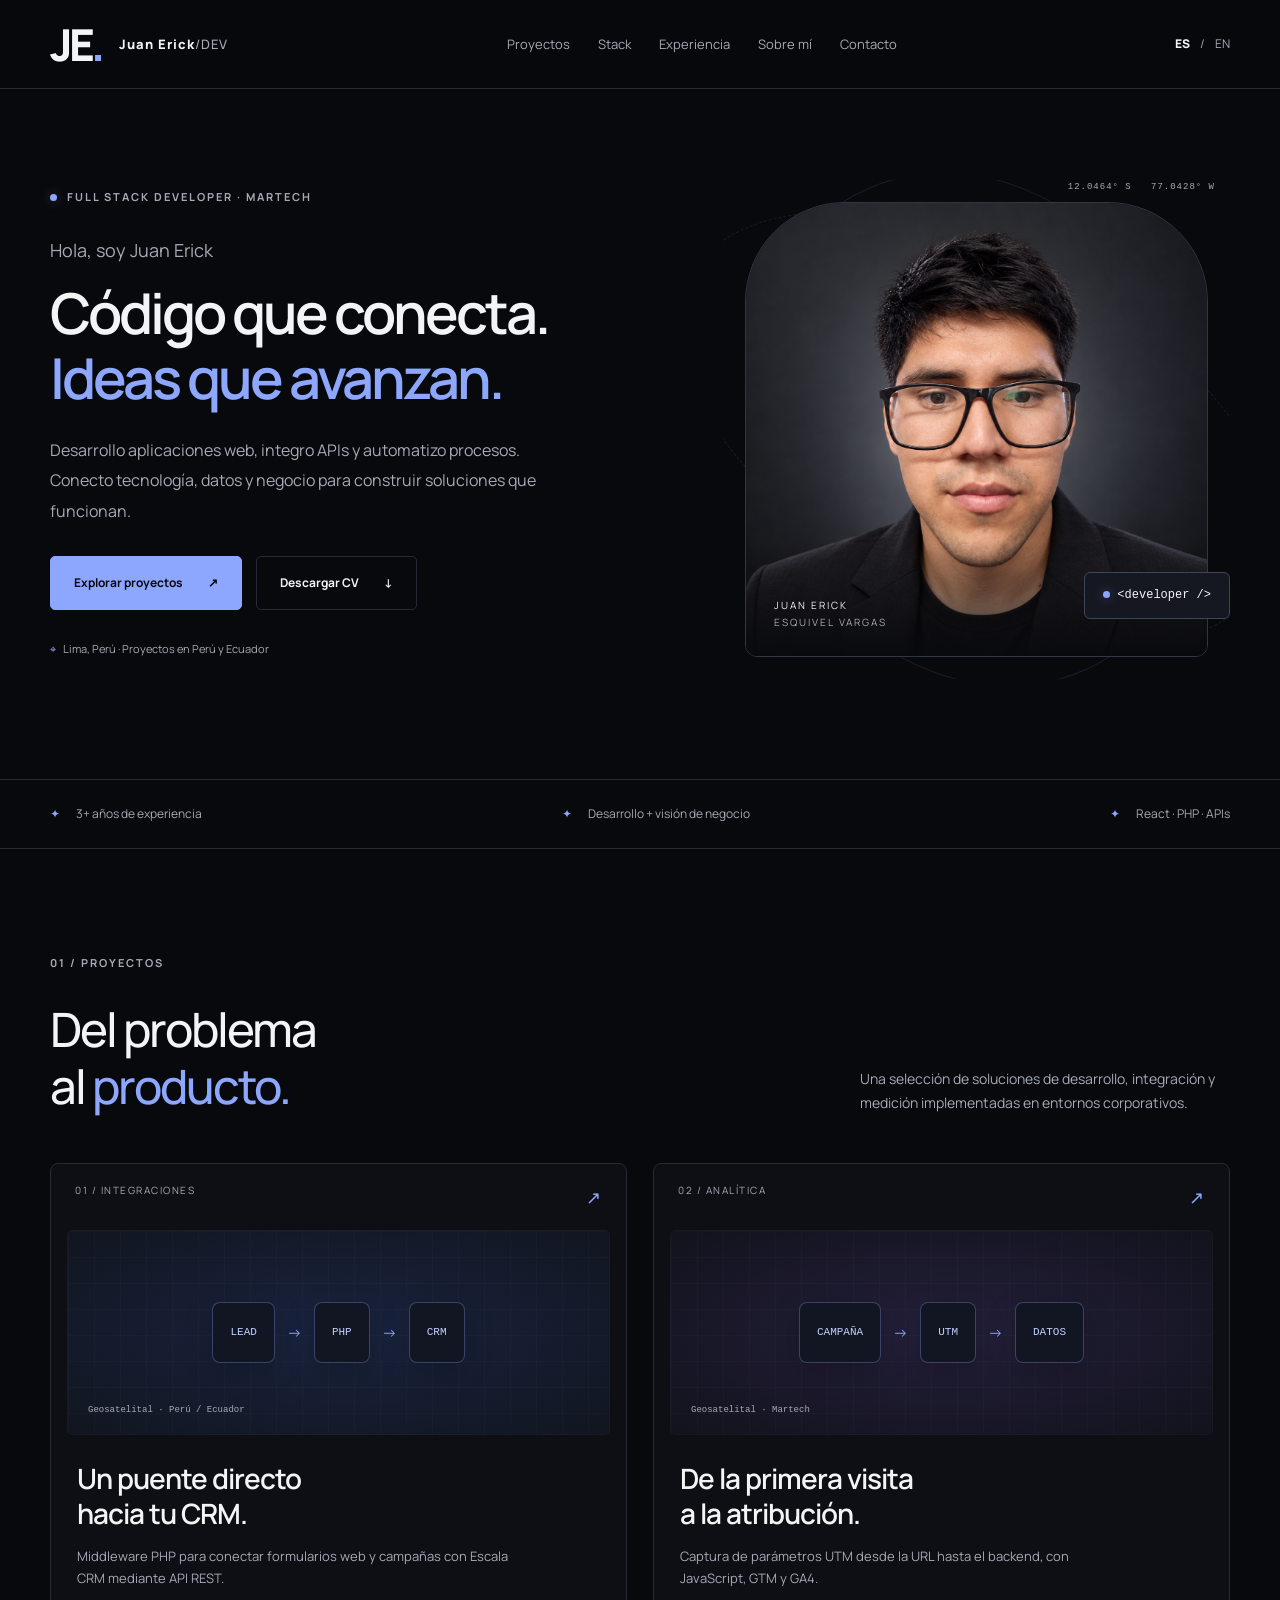
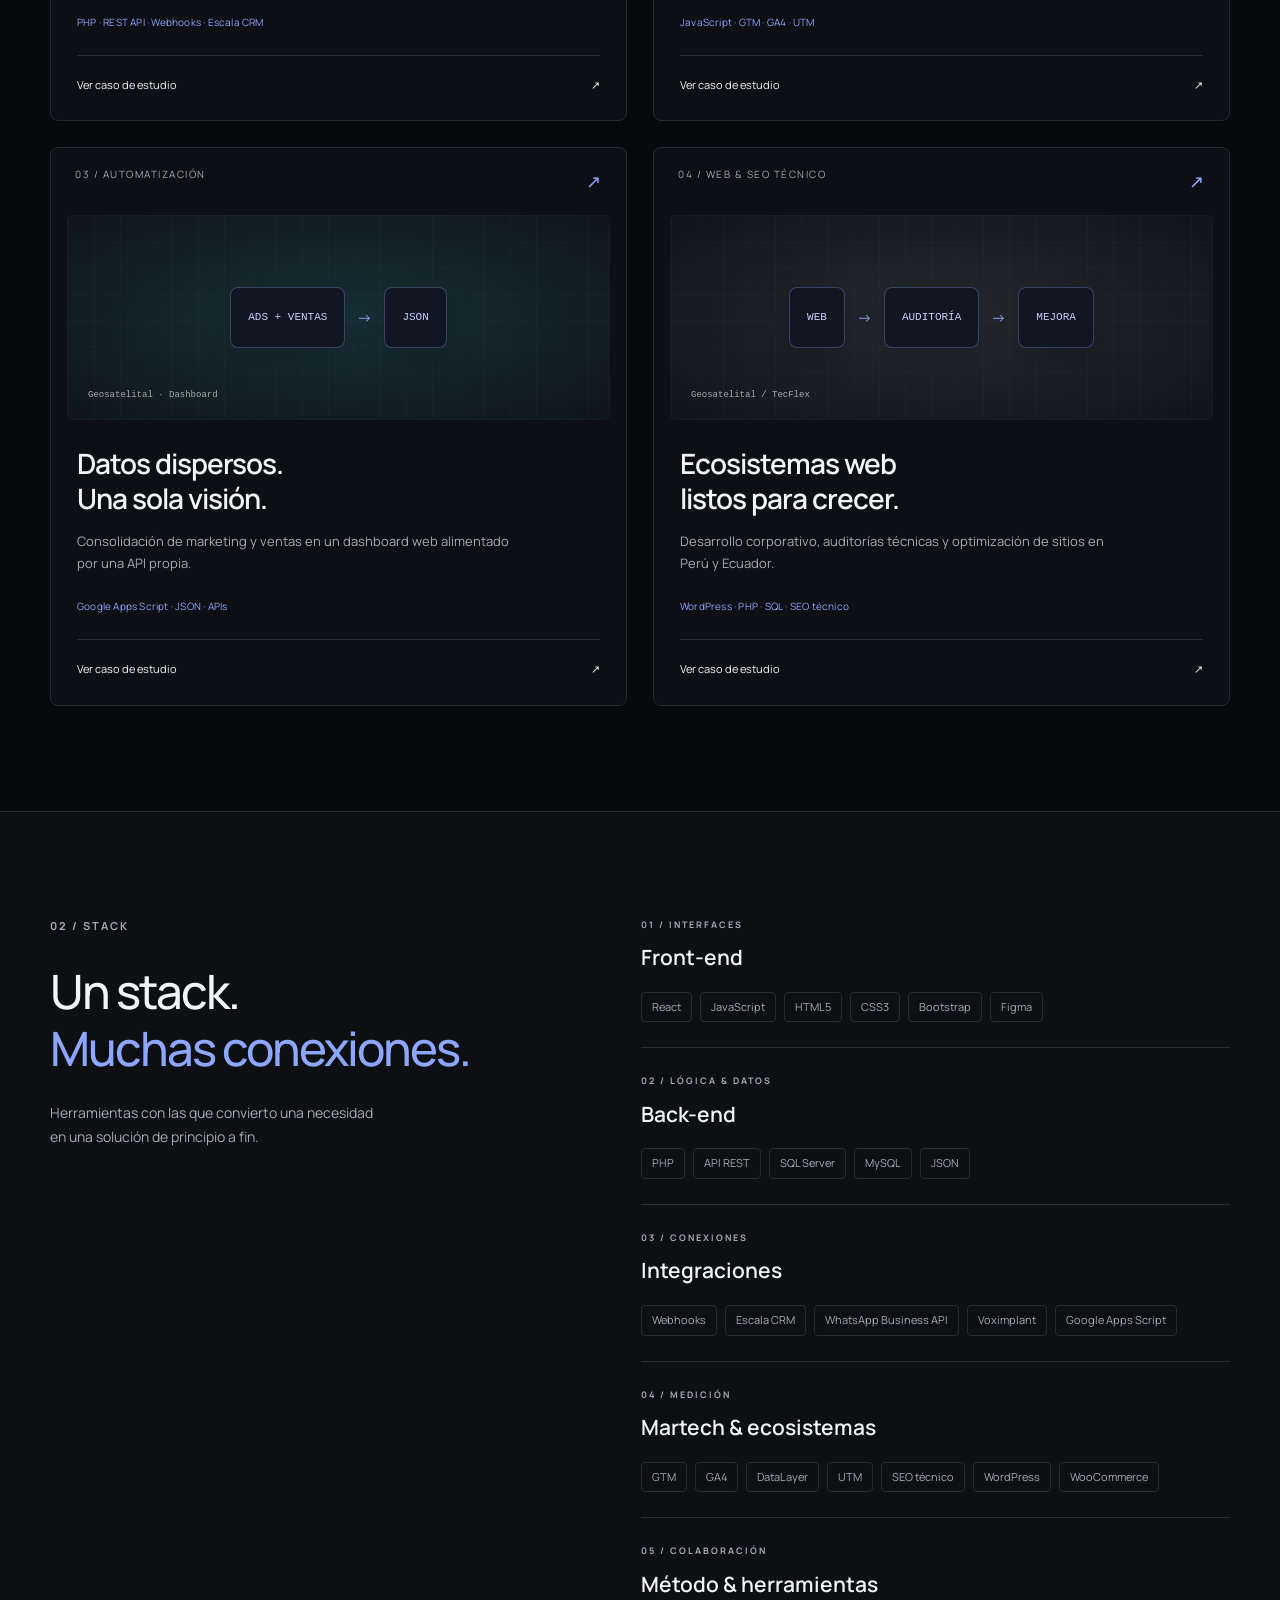
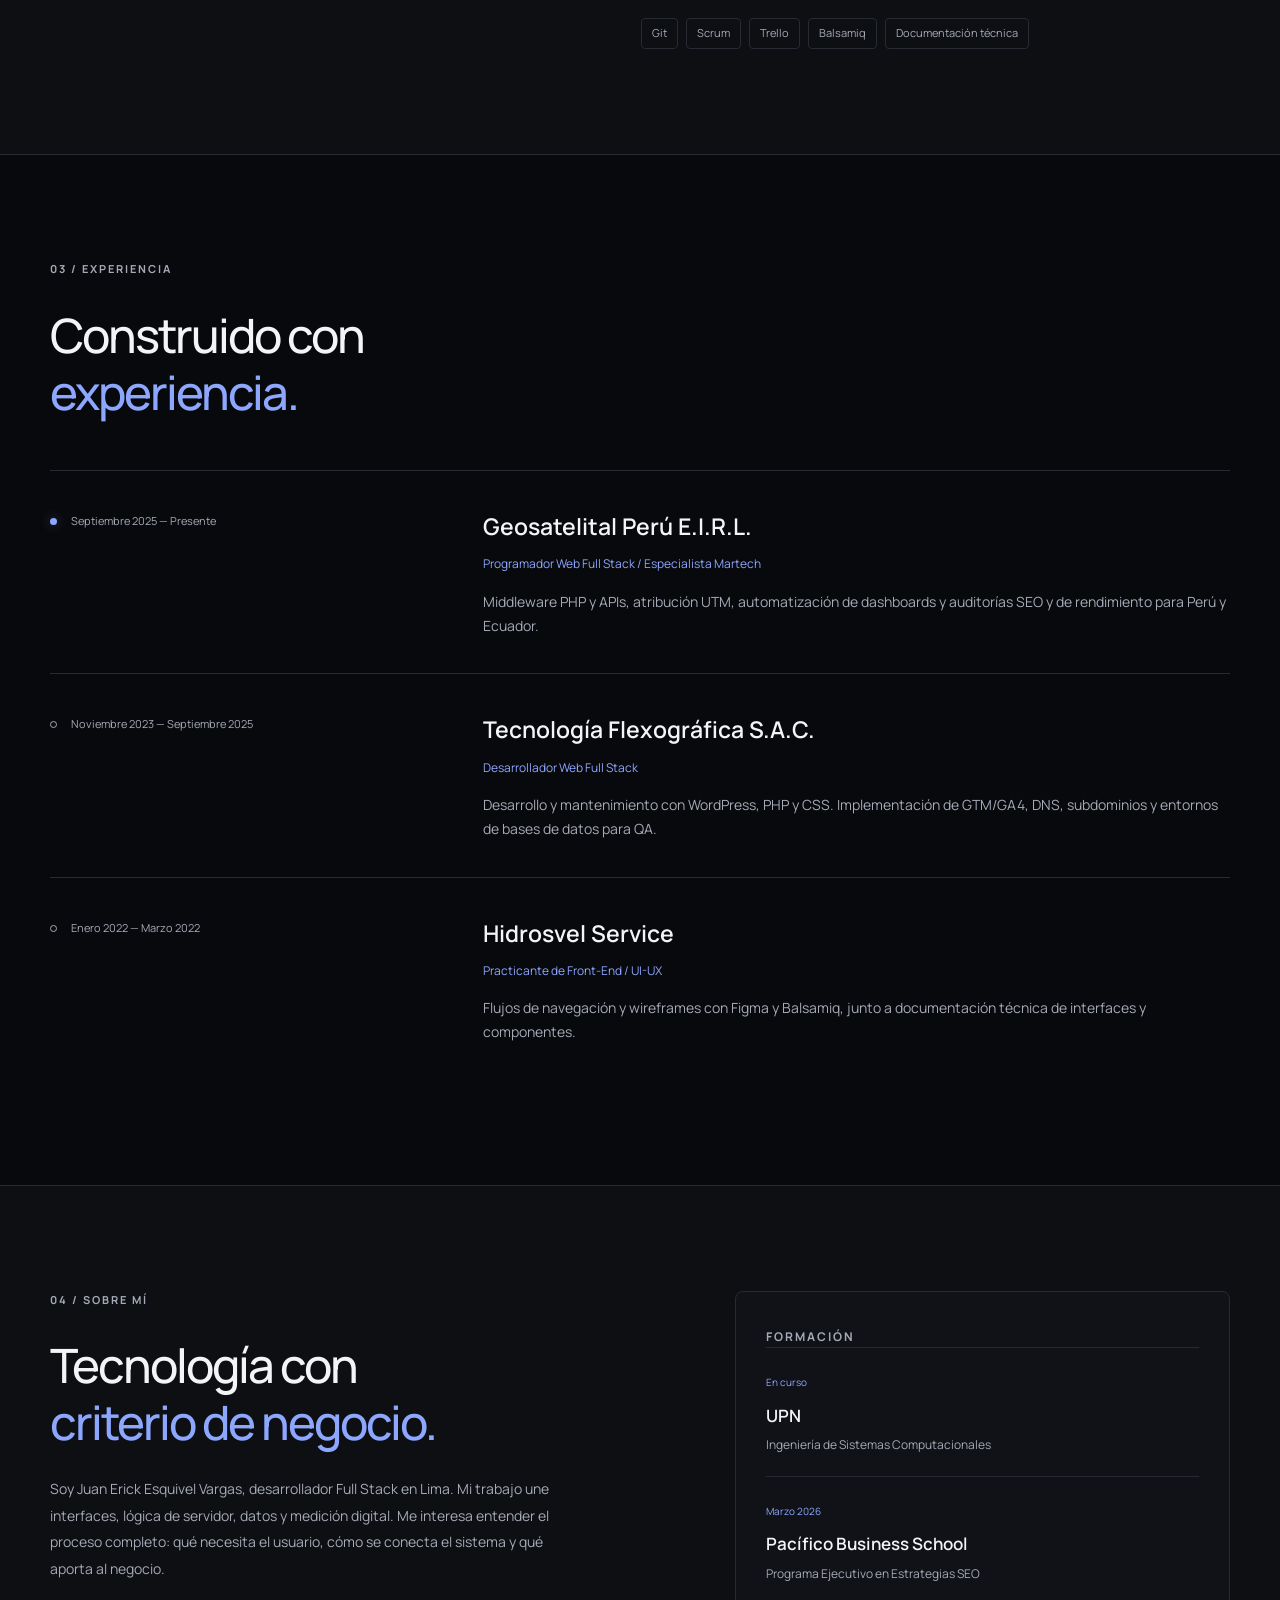
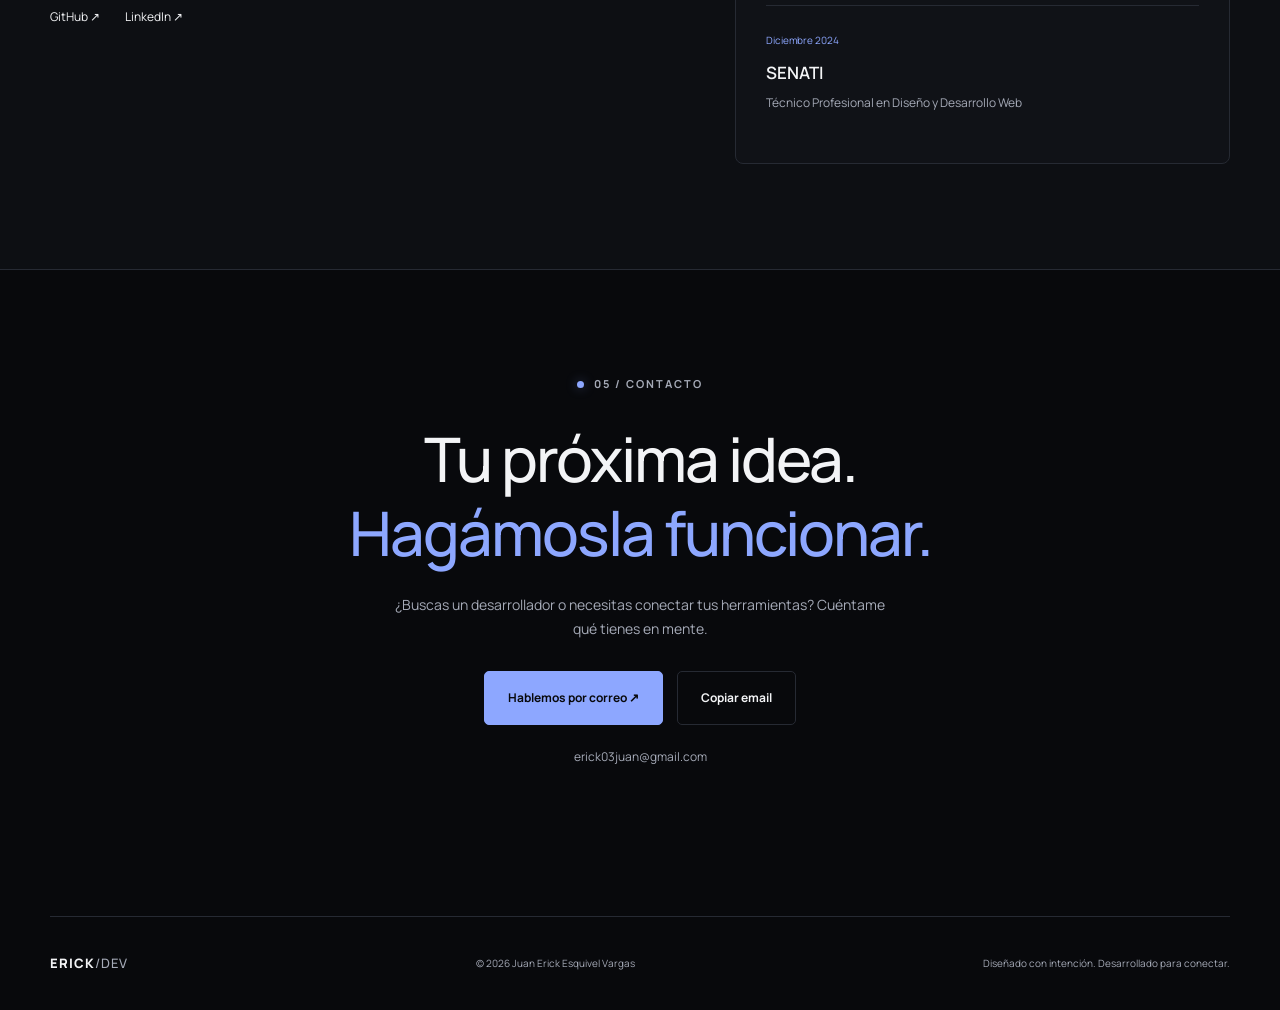
<file: index.html>
<!doctype html>
<html lang="es">
    <head>
        <meta charset="utf-8">
        <meta name="viewport" content="width=device-width, initial-scale=1">
        <meta name="color-scheme" content="dark">
        <title>Juan Erick | Full Stack & Martech</title>
        <meta name="description" content="Juan Erick Esquivel Vargas. Desarrollador Full Stack en Lima: React, PHP, integraciones API, automatización y Martech.">
        <meta property="og:title" content="Juan Erick | Full Stack & Martech"><meta property="og:description" content="Juan Erick Esquivel Vargas. Desarrollador Full Stack en Lima: React, PHP, integraciones API, automatización y Martech.">
        <meta property="og:type" content="website">
        <meta property="og:url" content="https://erick-dev-portfolio.creamball9.chatgpt.site/es/">
        <link rel="canonical" href="https://erick-dev-portfolio.creamball9.chatgpt.site/es/">
        <link rel="alternate" hreflang="es" href="https://erick-dev-portfolio.creamball9.chatgpt.site/es/">
        <link rel="alternate" hreflang="en" href="https://erick-dev-portfolio.creamball9.chatgpt.site/en/">
        <link rel="alternate" hreflang="x-default" href="https://erick-dev-portfolio.creamball9.chatgpt.site/">
        <link rel="icon" href="./img/JE.webp" type="image/svg+xml"><link rel="stylesheet" href="./style.css"><script src="./script.js" defer></script>
    </head>
<body>
    <a class="skip" href="#main">Ir al contenido</a>
    <header class="nav">
        <div class="wrap nav-inner">
            <a href="./es/index.html" class="brand" aria-label="Juan Erick — Inicio">JE<span class="brand-dot">.</span>
                <span class="brand-name">Juan Erick<span class="muted">/DEV</span></span>
            </a>
            <nav id="navigation" aria-label="Principal"><a href="#projects">Proyectos</a><a href="#stack">Stack</a><a href="#experience">Experiencia</a><a href="#about">Sobre mí</a><a href="#contact">Contacto</a>
            </nav>
            <div class="nav-tools"><a class="language selected" href="./es/index.html" lang="es" aria-current="page">ES</a><span class="muted">/</span>
                <a class="language " href="./en/index.html" lang="en" >EN</a>
                <button class="menu" aria-controls="navigation" aria-expanded="false" aria-label="Abrir navegación" data-open="Abrir navegación" data-close="Cerrar navegación">
                    <span></span>
                    <span></span>
                </button>
            </div>
        </div>
    </header>
<main id="main">
    <section class="hero wrap"><div class="hero-copy"><p class="eyebrow"><span class="dot"></span>FULL STACK DEVELOPER · MARTECH</p><p class="hello">Hola, soy Juan Erick</p><h1>Código que conecta.<br><em>Ideas que avanzan.</em></h1><p class="intro">Desarrollo aplicaciones web, integro APIs y automatizo procesos. Conecto tecnología, datos y negocio para construir soluciones que funcionan.</p><div class="actions"><a class="button primary" href="#projects">Explorar proyectos<span aria-hidden="true">↗</span></a><a class="button secondary cv-link" href="./CV/Juan-Erick-CV-ES.pdf" download data-missing="CV disponible próximamente">Descargar CV<span aria-hidden="true">↓</span></a></div><p class="location"><span aria-hidden="true">⌖</span> Lima, Perú · Proyectos en Perú y Ecuador</p></div><div class="hero-art"><div class="orbit orbit-one"></div><div class="orbit orbit-two"></div><div class="portrait"><div class="portrait-fallback" aria-hidden="true"><span>JE<span class="blue">.</span></span><small>BUILD. CONNECT. IMPROVE.</small></div><img class="profile" data-src="img/Juan-Erick-Programador-Fullstack.webp" alt="Juan Erick Esquivel Vargas" width="480" height="580" hidden><div class="portrait-caption"><span>JUAN ERICK</span><span class="muted">ESQUIVEL VARGAS</span></div></div><div class="code-label"><span class="dot"></span> &lt;developer /&gt;</div><div class="art-coordinates">12.0464° S &nbsp; 77.0428° W</div></div></section>
<div class="strip"><div class="wrap"><span><i aria-hidden="true">✦</i>3+ años de experiencia</span><span><i aria-hidden="true">✦</i>Desarrollo + visión de negocio</span><span><i aria-hidden="true">✦</i>React · PHP · APIs</span></div></div>
<section id="projects" class="section wrap"><div class="section-head"><div><p class="eyebrow">01 / PROYECTOS</p><h2>Del problema<br>al <em>producto.</em></h2></div><p>Una selección de soluciones de desarrollo, integración y medición implementadas en entornos corporativos.</p></div><div class="projects"><article class="project"><div class="project-top"><span>01 / Integraciones</span><span aria-hidden="true">↗</span></div><div class="diagram diagram-0" role="img" aria-label="Esquema conceptual de la solución: LEAD → PHP → CRM"><div class="diagram-grid"></div><div class="flow"><span class="flow-node">LEAD</span><span class="flow-arrow" aria-hidden="true">→</span><span class="flow-node">PHP</span><span class="flow-arrow" aria-hidden="true">→</span><span class="flow-node">CRM</span></div><span class="diagram-label">Geosatelital · Perú / Ecuador</span></div><div class="project-body"><h3>Un puente directo<br>hacia tu CRM.</h3><p>Middleware PHP para conectar formularios web y campañas con Escala CRM mediante API REST.</p><p class="tech">PHP · REST API · Webhooks · Escala CRM</p><button class="case-link" data-dialog="case-0">Ver caso de estudio<span aria-hidden="true">↗</span></button></div><dialog id="case-0" aria-labelledby="case-title-0"><button class="dialog-close" autofocus aria-label="Cerrar">×</button><p class="eyebrow">Geosatelital · Perú / Ecuador</p><h3 id="case-title-0">Un puente directo<br>hacia tu CRM.</h3><h4>El desafío</h4><p>Conectar la captación digital con el CRM sin depender de herramientas intermediarias.</p><h4>La solución</h4><p>Desarrollo de un middleware propio en PHP para recibir y transmitir leads desde formularios y campañas, incluyendo TikTok Ads, a Escala CRM.</p><h4>El aporte</h4><p>Integración en tiempo real y eliminación del costo recurrente de herramientas como Zapier o Make.</p><p class="tech">PHP · REST API · Webhooks · Escala CRM</p></dialog></article><article class="project"><div class="project-top"><span>02 / Analítica</span><span aria-hidden="true">↗</span></div><div class="diagram diagram-1" role="img" aria-label="Esquema conceptual de la solución: CAMPAÑA → UTM → DATOS"><div class="diagram-grid"></div><div class="flow"><span class="flow-node">CAMPAÑA</span><span class="flow-arrow" aria-hidden="true">→</span><span class="flow-node">UTM</span><span class="flow-arrow" aria-hidden="true">→</span><span class="flow-node">DATOS</span></div><span class="diagram-label">Geosatelital · Martech</span></div><div class="project-body"><h3>De la primera visita<br>a la atribución.</h3><p>Captura de parámetros UTM desde la URL hasta el backend, con JavaScript, GTM y GA4.</p><p class="tech">JavaScript · GTM · GA4 · UTM</p><button class="case-link" data-dialog="case-1">Ver caso de estudio<span aria-hidden="true">↗</span></button></div><dialog id="case-1" aria-labelledby="case-title-1"><button class="dialog-close" autofocus aria-label="Cerrar">×</button><p class="eyebrow">Geosatelital · Martech</p><h3 id="case-title-1">De la primera visita<br>a la atribución.</h3><h4>El desafío</h4><p>Mantener el origen de la campaña a lo largo del recorrido de captación.</p><h4>La solución</h4><p>Captura dinámica de UTM, campos ocultos en formularios y transmisión al backend, junto a GTM y GA4.</p><h4>El aporte</h4><p>Trazabilidad de las campañas para apoyar la medición del retorno publicitario.</p><p class="tech">JavaScript · GTM · GA4 · UTM</p></dialog></article><article class="project"><div class="project-top"><span>03 / Automatización</span><span aria-hidden="true">↗</span></div><div class="diagram diagram-2" role="img" aria-label="Esquema conceptual de la solución: ADS + VENTAS → JSON"><div class="diagram-grid"></div><div class="flow"><span class="flow-node">ADS + VENTAS</span><span class="flow-arrow" aria-hidden="true">→</span><span class="flow-node">JSON</span></div><span class="diagram-label">Geosatelital · Dashboard</span></div><div class="project-body"><h3>Datos dispersos.<br>Una sola visión.</h3><p>Consolidación de marketing y ventas en un dashboard web alimentado por una API propia.</p><p class="tech">Google Apps Script · JSON · APIs</p><button class="case-link" data-dialog="case-2">Ver caso de estudio<span aria-hidden="true">↗</span></button></div><dialog id="case-2" aria-labelledby="case-title-2"><button class="dialog-close" autofocus aria-label="Cerrar">×</button><p class="eyebrow">Geosatelital · Dashboard</p><h3 id="case-title-2">Datos dispersos.<br>Una sola visión.</h3><h4>El desafío</h4><p>Consolidar métricas de Meta Ads, Google Ads y ventas para observar el embudo comercial.</p><h4>La solución</h4><p>Automatización con una API en Google Apps Script que transforma los datos a JSON para alimentar un dashboard personalizado.</p><h4>El aporte</h4><p>Una vista centralizada del embudo y la contactabilidad, reduciendo la consolidación manual.</p><p class="tech">Google Apps Script · JSON · APIs</p></dialog></article><article class="project"><div class="project-top"><span>04 / Web & SEO técnico</span><span aria-hidden="true">↗</span></div><div class="diagram diagram-3" role="img" aria-label="Esquema conceptual de la solución: WEB → AUDITORÍA → MEJORA"><div class="diagram-grid"></div><div class="flow"><span class="flow-node">WEB</span><span class="flow-arrow" aria-hidden="true">→</span><span class="flow-node">AUDITORÍA</span><span class="flow-arrow" aria-hidden="true">→</span><span class="flow-node">MEJORA</span></div><span class="diagram-label">Geosatelital / TecFlex</span></div><div class="project-body"><h3>Ecosistemas web<br>listos para crecer.</h3><p>Desarrollo corporativo, auditorías técnicas y optimización de sitios en Perú y Ecuador.</p><p class="tech">WordPress · PHP · SQL · SEO técnico</p><button class="case-link" data-dialog="case-3">Ver caso de estudio<span aria-hidden="true">↗</span></button></div><dialog id="case-3" aria-labelledby="case-title-3"><button class="dialog-close" autofocus aria-label="Cerrar">×</button><p class="eyebrow">Geosatelital / TecFlex</p><h3 id="case-title-3">Ecosistemas web<br>listos para crecer.</h3><h4>El desafío</h4><p>Mantener plataformas corporativas y resolver obstáculos de indexación y rendimiento.</p><h4>La solución</h4><p>Desarrollo y mantenimiento web, auditorías SEO y de rendimiento, configuración de DNS y entornos de QA.</p><h4>El aporte</h4><p>Continuidad de las plataformas y mejoras técnicas para facilitar la captación orgánica.</p><p class="tech">WordPress · PHP · SQL · SEO técnico</p></dialog></article></div></section>
<section id="stack" class="section stack-section"><div class="wrap stack-layout"><div><p class="eyebrow">02 / STACK</p><h2>Un stack.<br><em>Muchas conexiones.</em></h2><p class="section-intro">Herramientas con las que convierto una necesidad en una solución de principio a fin.</p></div><div class="stack-list"><article><span class="eyebrow">01 / INTERFACES</span><h3>Front-end</h3><div class="tags"><span>React</span><span>JavaScript</span><span>HTML5</span><span>CSS3</span><span>Bootstrap</span><span>Figma</span></div></article><article><span class="eyebrow">02 / LÓGICA & DATOS</span><h3>Back-end</h3><div class="tags"><span>PHP</span><span>API REST</span><span>SQL Server</span><span>MySQL</span><span>JSON</span></div></article><article><span class="eyebrow">03 / CONEXIONES</span><h3>Integraciones</h3><div class="tags"><span>Webhooks</span><span>Escala CRM</span><span>WhatsApp Business API</span><span>Voximplant</span><span>Google Apps Script</span></div></article><article><span class="eyebrow">04 / MEDICIÓN</span><h3>Martech & ecosistemas</h3><div class="tags"><span>GTM</span><span>GA4</span><span>DataLayer</span><span>UTM</span><span>SEO técnico</span><span>WordPress</span><span>WooCommerce</span></div></article><article><span class="eyebrow">05 / COLABORACIÓN</span><h3>Método & herramientas</h3><div class="tags"><span>Git</span><span>Scrum</span><span>Trello</span><span>Balsamiq</span><span>Documentación técnica</span></div></article></div></div></section>
<section id="experience" class="section wrap"><p class="eyebrow">03 / EXPERIENCIA</p><h2>Construido con<br><em>experiencia.</em></h2><div class="timeline"><article class="job"><p class="job-date"><span class="dot"></span>Septiembre 2025 — Presente</p><div><h3>Geosatelital Perú E.I.R.L.</h3><p class="role">Programador Web Full Stack / Especialista Martech</p><p>Middleware PHP y APIs, atribución UTM, automatización de dashboards y auditorías SEO y de rendimiento para Perú y Ecuador.</p></div></article><article class="job"><p class="job-date"><span class="small-dot"></span>Noviembre 2023 — Septiembre 2025</p><div><h3>Tecnología Flexográfica S.A.C.</h3><p class="role">Desarrollador Web Full Stack</p><p>Desarrollo y mantenimiento con WordPress, PHP y CSS. Implementación de GTM/GA4, DNS, subdominios y entornos de bases de datos para QA.</p></div></article><article class="job"><p class="job-date"><span class="small-dot"></span>Enero 2022 — Marzo 2022</p><div><h3>Hidrosvel Service</h3><p class="role">Practicante de Front-End / UI-UX</p><p>Flujos de navegación y wireframes con Figma y Balsamiq, junto a documentación técnica de interfaces y componentes.</p></div></article></div></section>
<section id="about" class="section about-section"><div class="wrap about-layout"><div><p class="eyebrow">04 / SOBRE MÍ</p><h2>Tecnología con<br><em>criterio de negocio.</em></h2><p class="about-copy">Soy Juan Erick Esquivel Vargas, desarrollador Full Stack en Lima. Mi trabajo une interfaces, lógica de servidor, datos y medición digital. Me interesa entender el proceso completo: qué necesita el usuario, cómo se conecta el sistema y qué aporta al negocio.</p><div class="socials"><a href="https://github.com/juanerick14" target="_blank" rel="noopener noreferrer">GitHub ↗</a><a href="https://linkedin.com/in/juan-esquivel-vargas" target="_blank" rel="noopener noreferrer">LinkedIn ↗</a></div></div><div class="education"><p class="eyebrow">Formación</p><article><span class="school-date">En curso</span><h3>UPN</h3><p>Ingeniería de Sistemas Computacionales</p></article><article><span class="school-date">Marzo 2026</span><h3>Pacífico Business School</h3><p>Programa Ejecutivo en Estrategias SEO</p></article><article><span class="school-date">Diciembre 2024</span><h3>SENATI</h3><p>Técnico Profesional en Diseño y Desarrollo Web</p></article></div></div></section>
<section id="contact" class="section wrap contact"><p class="eyebrow"><span class="dot"></span>05 / CONTACTO</p><h2>Tu próxima idea.<br><em>Hagámosla funcionar.</em></h2><p>¿Buscas un desarrollador o necesitas conectar tus herramientas? Cuéntame qué tienes en mente.</p><div class="actions"><a class="button primary" href="mailto:erick03juan@gmail.com">Hablemos por correo ↗</a><button class="button secondary copy-email" data-success="Email copiado" data-failure="Puedes escribir a erick03juan@gmail.com">Copiar email</button></div><a class="email-address" href="mailto:erick03juan@gmail.com">erick03juan@gmail.com</a><p class="status" role="status"></p></section></main>
<footer class="wrap footer"><a class="brand-name" href="#main">ERICK<span class="muted">/DEV</span></a><p>© 2026 Juan Erick Esquivel Vargas</p><p>Diseñado con intención. Desarrollado para conectar.</p></footer></body></html>
</file>
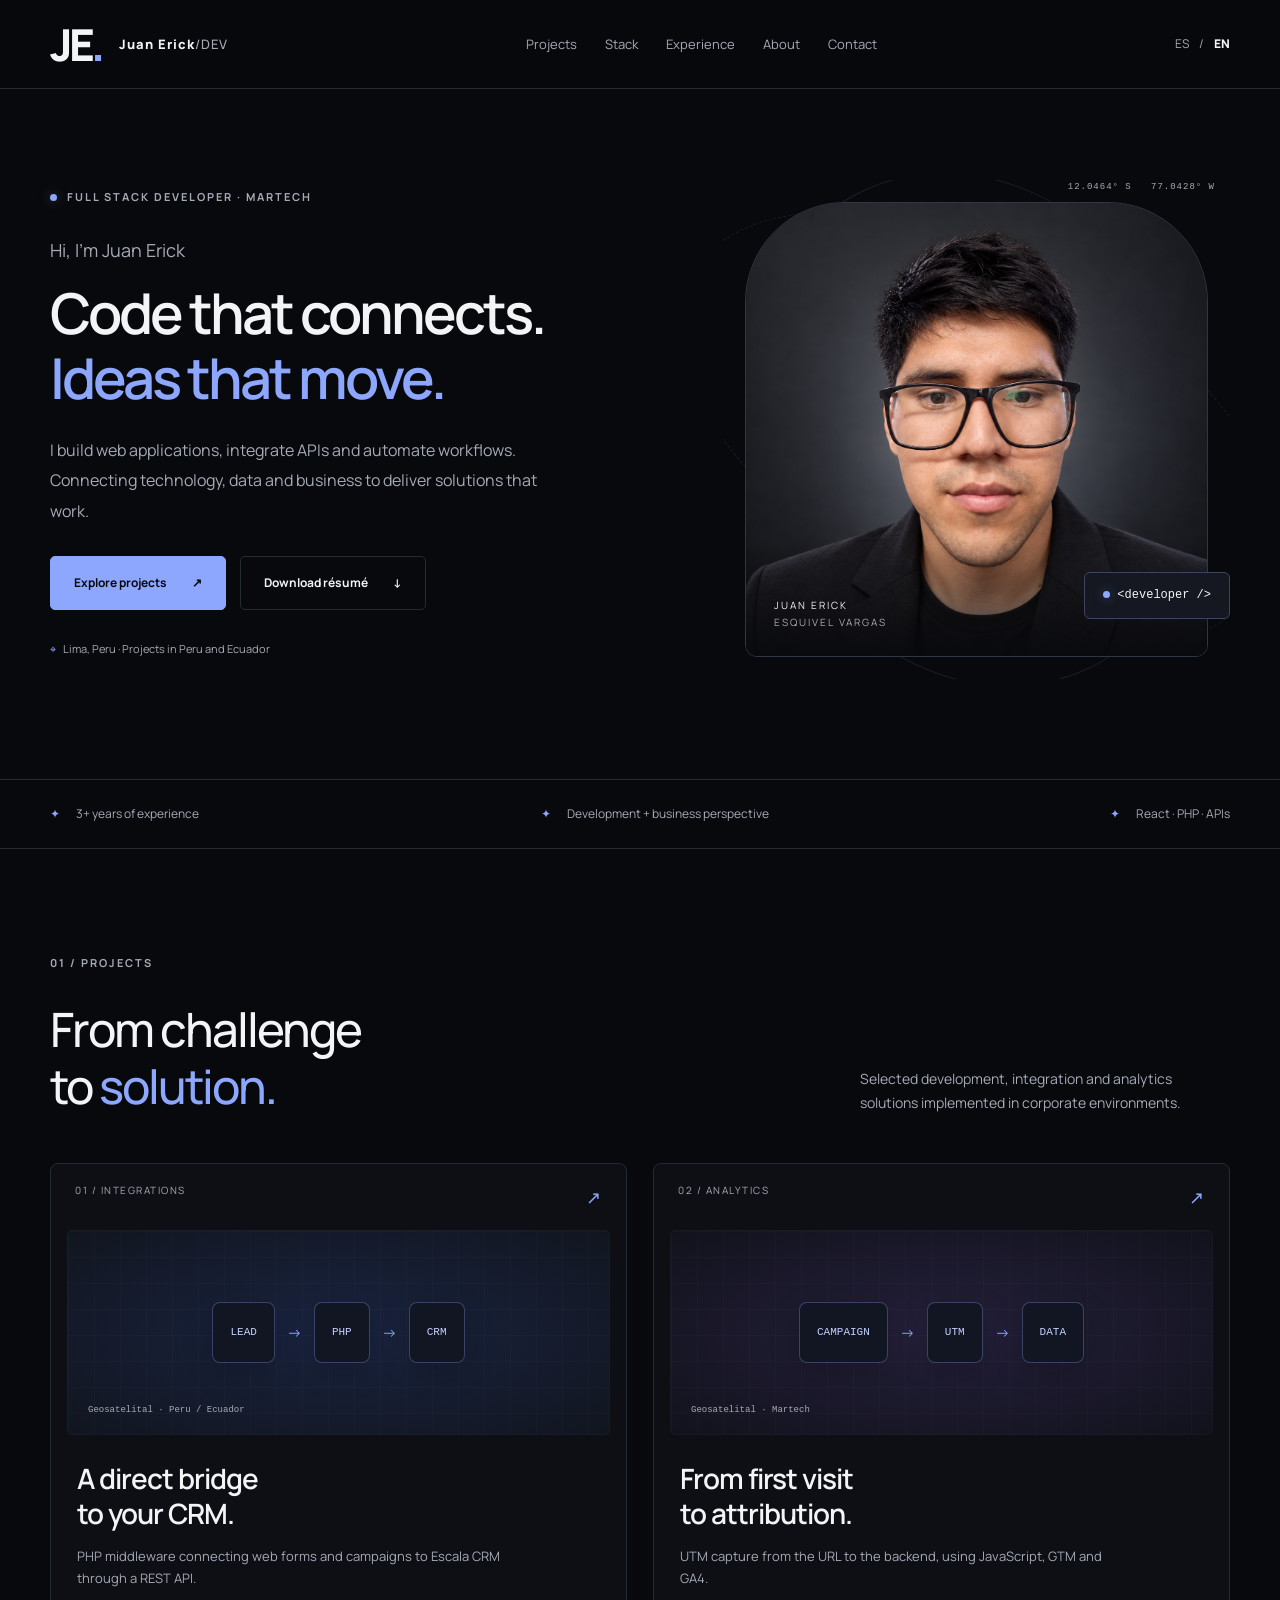
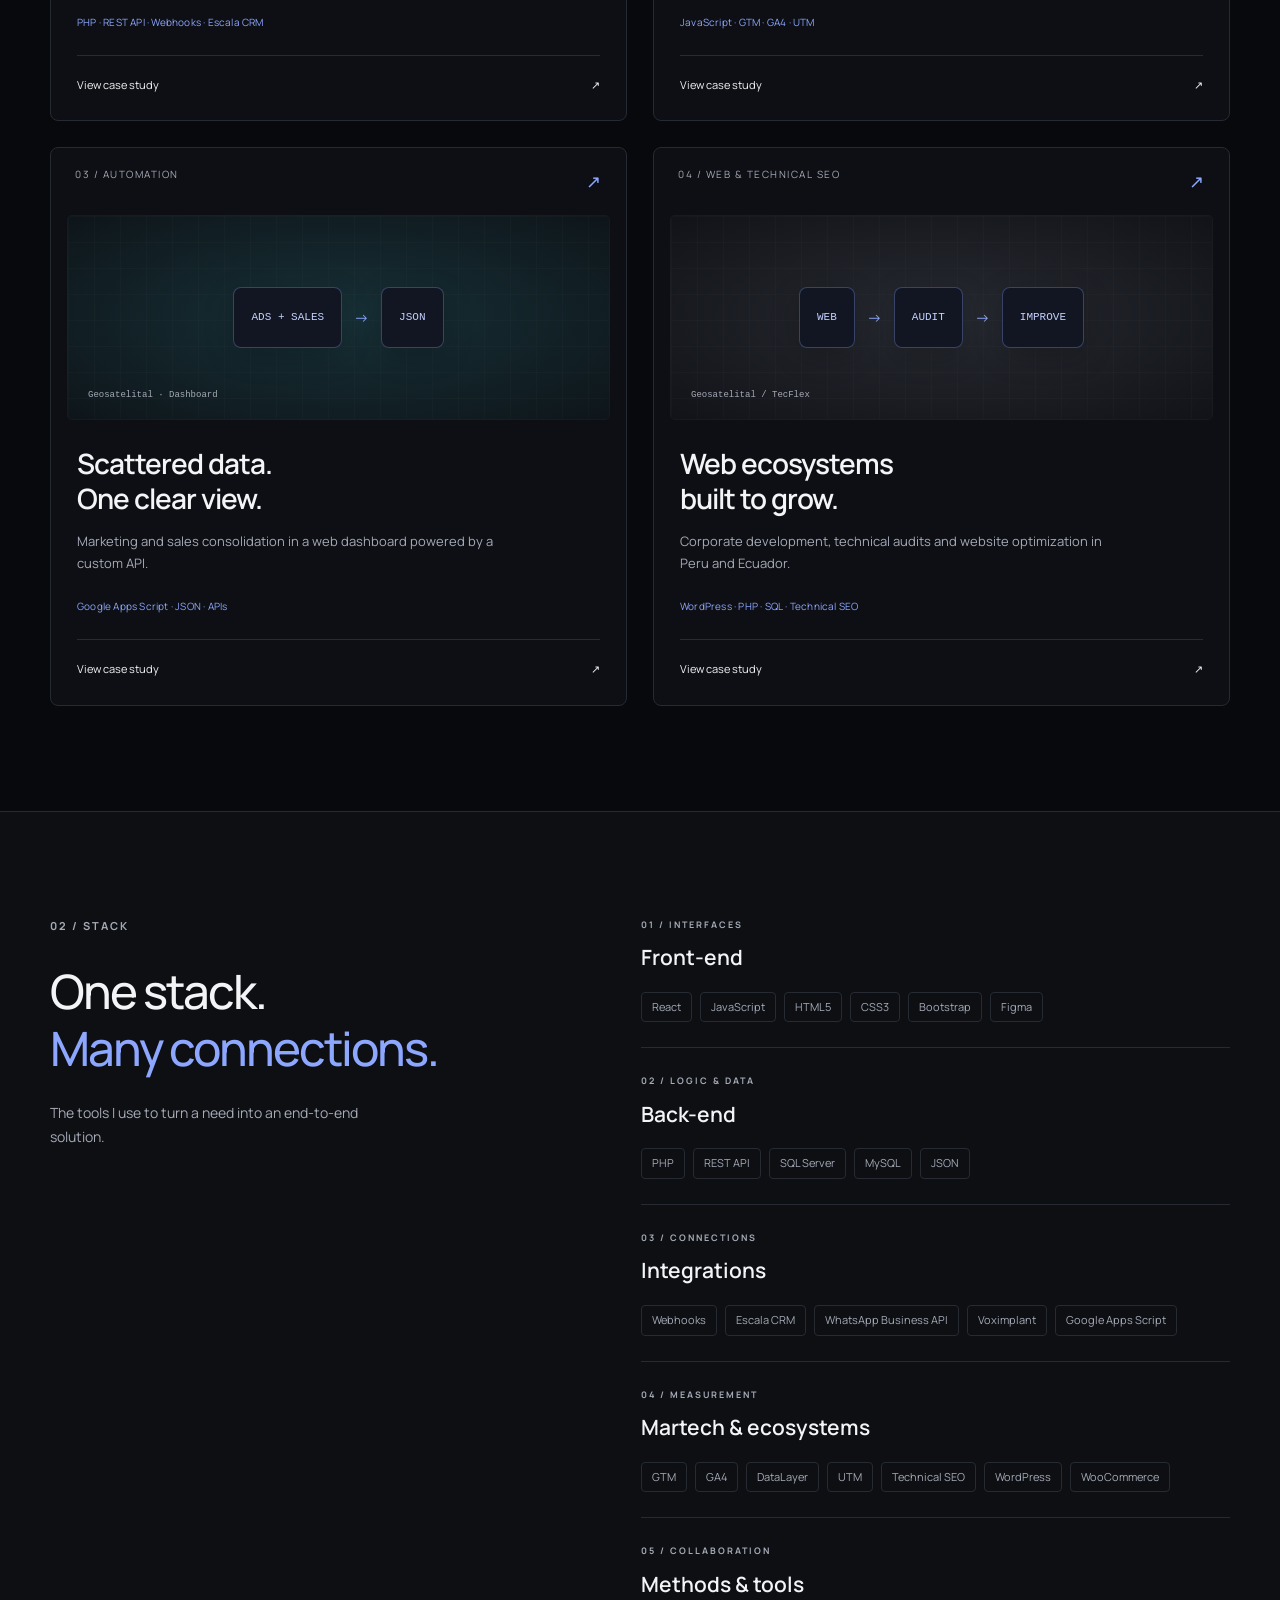
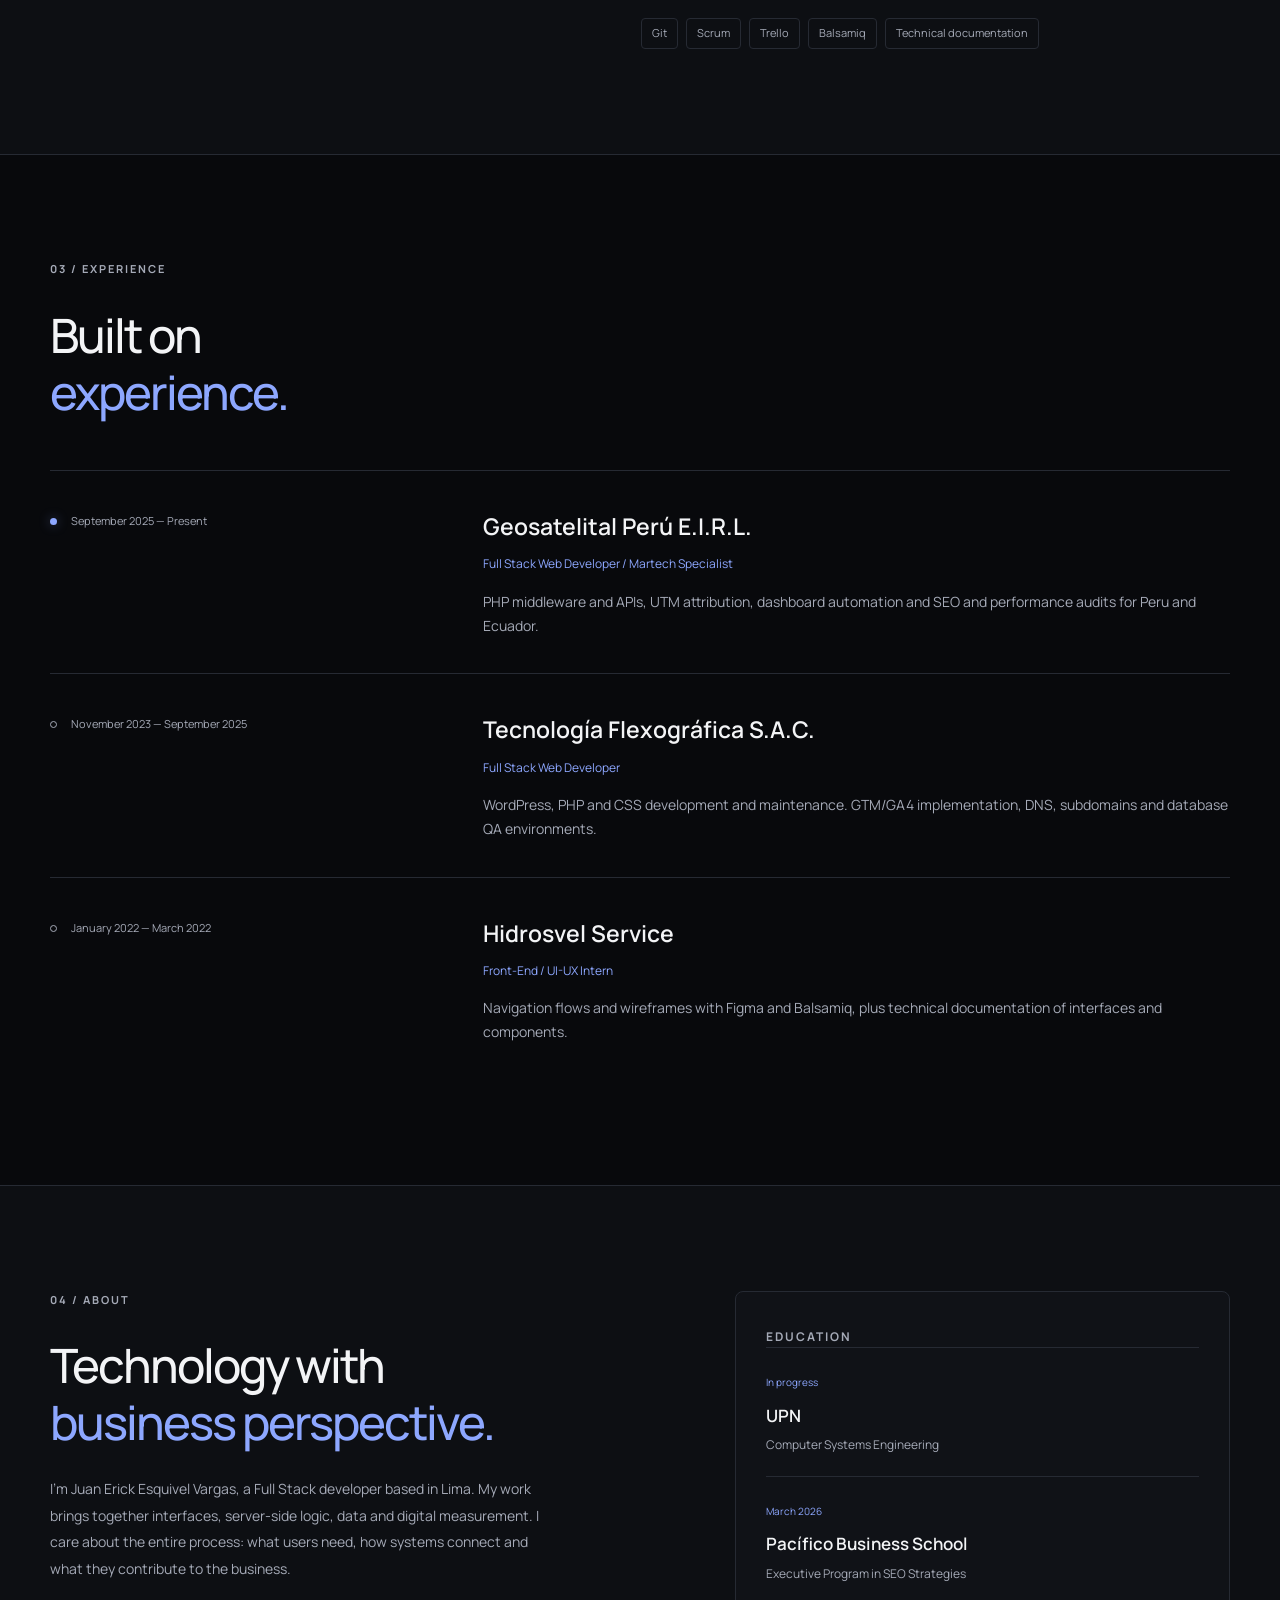
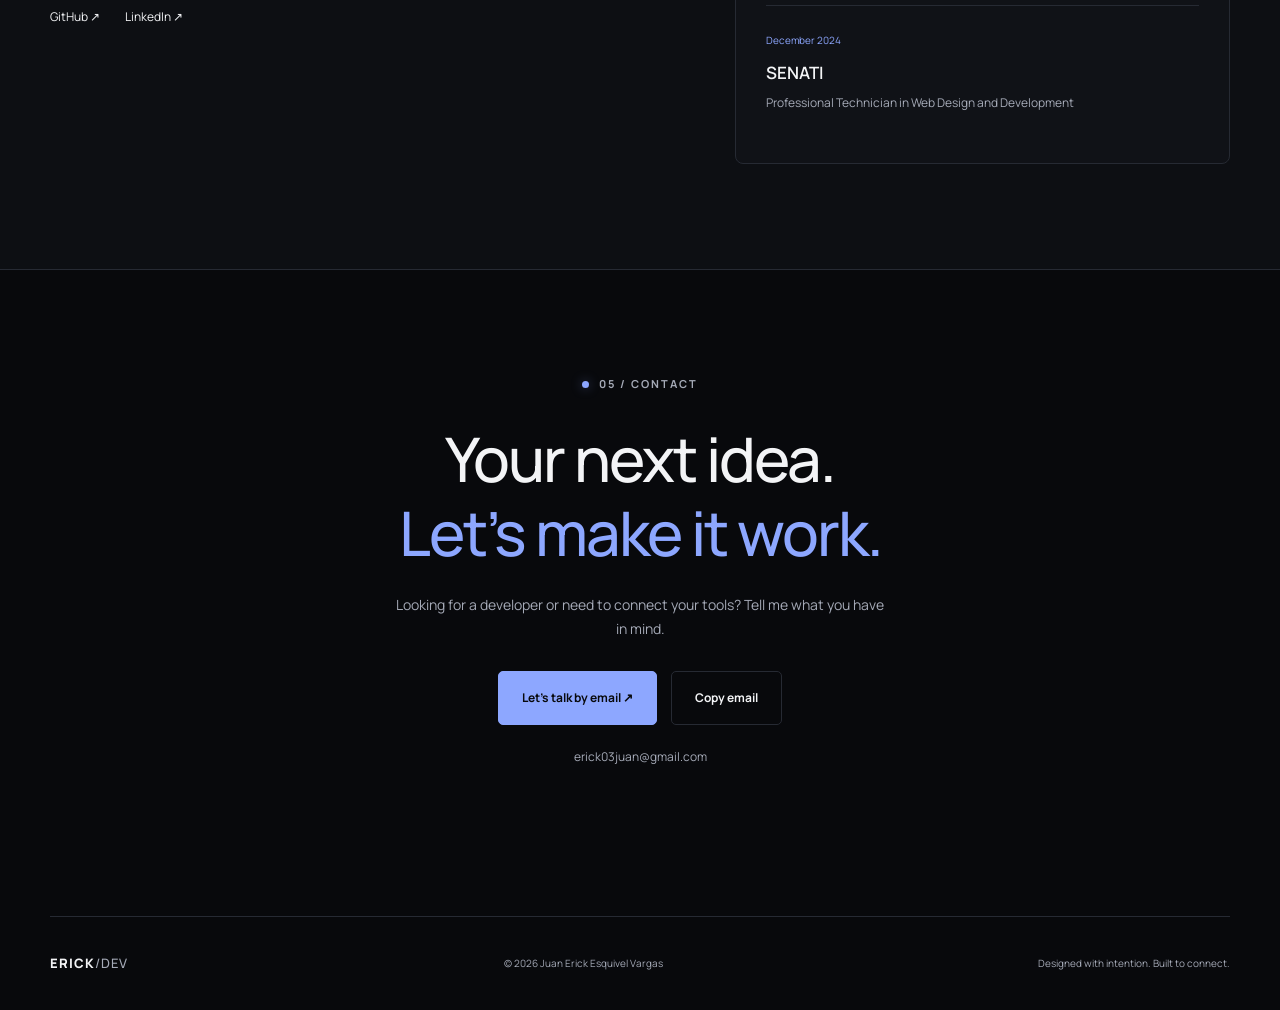
<file: en/index.html>
<!doctype html>
<html lang="en"><head><meta charset="utf-8"><meta name="viewport" content="width=device-width, initial-scale=1"><meta name="color-scheme" content="dark"><title>Juan Erick | Full Stack & Martech</title><meta name="description" content="Juan Erick Esquivel Vargas. Full Stack developer in Lima: React, PHP, API integrations, automation and Martech."><meta property="og:title" content="Juan Erick | Full Stack & Martech"><meta property="og:description" content="Juan Erick Esquivel Vargas. Full Stack developer in Lima: React, PHP, API integrations, automation and Martech."><meta property="og:type" content="website"><meta property="og:url" content="https://erick-dev-portfolio.creamball9.chatgpt.site/en/"><link rel="canonical" href="https://erick-dev-portfolio.creamball9.chatgpt.site/en/"><link rel="alternate" hreflang="es" href="https://erick-dev-portfolio.creamball9.chatgpt.site/es/"><link rel="alternate" hreflang="en" href="https://erick-dev-portfolio.creamball9.chatgpt.site/en/"><link rel="alternate" hreflang="x-default" href="https://erick-dev-portfolio.creamball9.chatgpt.site/"><link rel="icon" href="../img/JE.webp" type="image/svg+xml"><link rel="stylesheet" href="../style.css"><script src="../script.js" defer></script></head>
<body><a class="skip" href="#main">Skip to content</a><header class="nav"><div class="wrap nav-inner"><a href="../en/index.html" class="brand" aria-label="Juan Erick — Home">JE<span class="brand-dot">.</span><span class="brand-name">Juan Erick<span class="muted">/DEV</span></span></a><nav id="navigation" aria-label="Main"><a href="#projects">Projects</a><a href="#stack">Stack</a><a href="#experience">Experience</a><a href="#about">About</a><a href="#contact">Contact</a></nav><div class="nav-tools"><a class="language " href="../es/index.html" lang="es" >ES</a><span class="muted">/</span><a class="language selected" href="../en/index.html" lang="en" aria-current="page">EN</a><button class="menu" aria-controls="navigation" aria-expanded="false" aria-label="Open navigation" data-open="Open navigation" data-close="Close navigation"><span></span><span></span></button></div></div></header>
<main id="main"><section class="hero wrap"><div class="hero-copy"><p class="eyebrow"><span class="dot"></span>FULL STACK DEVELOPER · MARTECH</p><p class="hello">Hi, I’m Juan Erick</p><h1>Code that connects.<br><em>Ideas that move.</em></h1><p class="intro">I build web applications, integrate APIs and automate workflows. Connecting technology, data and business to deliver solutions that work.</p><div class="actions"><a class="button primary" href="#projects">Explore projects<span aria-hidden="true">↗</span></a><a class="button secondary cv-link" href="../CV/Juan-Erick-CV-EN.pdf" download data-missing="Résumé coming soon">Download résumé<span aria-hidden="true">↓</span></a></div><p class="location"><span aria-hidden="true">⌖</span> Lima, Peru · Projects in Peru and Ecuador</p></div><div class="hero-art"><div class="orbit orbit-one"></div><div class="orbit orbit-two"></div><div class="portrait"><div class="portrait-fallback" aria-hidden="true"><span>JE<span class="blue">.</span></span><small>BUILD. CONNECT. IMPROVE.</small></div><img class="profile" data-src="../img/Juan-Erick-Programador-Fullstack.webp" alt="Juan Erick Esquivel Vargas" width="480" height="580" hidden><div class="portrait-caption"><span>JUAN ERICK</span><span class="muted">ESQUIVEL VARGAS</span></div></div><div class="code-label"><span class="dot"></span> &lt;developer /&gt;</div><div class="art-coordinates">12.0464° S &nbsp; 77.0428° W</div></div></section>
<div class="strip"><div class="wrap"><span><i aria-hidden="true">✦</i>3+ years of experience</span><span><i aria-hidden="true">✦</i>Development + business perspective</span><span><i aria-hidden="true">✦</i>React · PHP · APIs</span></div></div>
<section id="projects" class="section wrap"><div class="section-head"><div><p class="eyebrow">01 / PROJECTS</p><h2>From challenge<br>to <em>solution.</em></h2></div><p>Selected development, integration and analytics solutions implemented in corporate environments.</p></div><div class="projects"><article class="project"><div class="project-top"><span>01 / Integrations</span><span aria-hidden="true">↗</span></div><div class="diagram diagram-0" role="img" aria-label="Conceptual solution diagram: LEAD → PHP → CRM"><div class="diagram-grid"></div><div class="flow"><span class="flow-node">LEAD</span><span class="flow-arrow" aria-hidden="true">→</span><span class="flow-node">PHP</span><span class="flow-arrow" aria-hidden="true">→</span><span class="flow-node">CRM</span></div><span class="diagram-label">Geosatelital · Peru / Ecuador</span></div><div class="project-body"><h3>A direct bridge<br>to your CRM.</h3><p>PHP middleware connecting web forms and campaigns to Escala CRM through a REST API.</p><p class="tech">PHP · REST API · Webhooks · Escala CRM</p><button class="case-link" data-dialog="case-0">View case study<span aria-hidden="true">↗</span></button></div><dialog id="case-0" aria-labelledby="case-title-0"><button class="dialog-close" autofocus aria-label="Close">×</button><p class="eyebrow">Geosatelital · Peru / Ecuador</p><h3 id="case-title-0">A direct bridge<br>to your CRM.</h3><h4>The challenge</h4><p>Connect digital lead generation to the CRM without intermediary automation tools.</p><h4>The solution</h4><p>Built custom PHP middleware to receive and transmit leads from web forms and campaigns, including TikTok Ads, to Escala CRM.</p><h4>The contribution</h4><p>Real-time integration and elimination of recurring costs for tools such as Zapier or Make.</p><p class="tech">PHP · REST API · Webhooks · Escala CRM</p></dialog></article><article class="project"><div class="project-top"><span>02 / Analytics</span><span aria-hidden="true">↗</span></div><div class="diagram diagram-1" role="img" aria-label="Conceptual solution diagram: CAMPAIGN → UTM → DATA"><div class="diagram-grid"></div><div class="flow"><span class="flow-node">CAMPAIGN</span><span class="flow-arrow" aria-hidden="true">→</span><span class="flow-node">UTM</span><span class="flow-arrow" aria-hidden="true">→</span><span class="flow-node">DATA</span></div><span class="diagram-label">Geosatelital · Martech</span></div><div class="project-body"><h3>From first visit<br>to attribution.</h3><p>UTM capture from the URL to the backend, using JavaScript, GTM and GA4.</p><p class="tech">JavaScript · GTM · GA4 · UTM</p><button class="case-link" data-dialog="case-1">View case study<span aria-hidden="true">↗</span></button></div><dialog id="case-1" aria-labelledby="case-title-1"><button class="dialog-close" autofocus aria-label="Close">×</button><p class="eyebrow">Geosatelital · Martech</p><h3 id="case-title-1">From first visit<br>to attribution.</h3><h4>The challenge</h4><p>Preserve campaign origin throughout the lead generation journey.</p><h4>The solution</h4><p>Dynamic UTM capture, hidden form fields and backend transmission, alongside GTM and GA4.</p><h4>The contribution</h4><p>Campaign traceability to support measurement of advertising return.</p><p class="tech">JavaScript · GTM · GA4 · UTM</p></dialog></article><article class="project"><div class="project-top"><span>03 / Automation</span><span aria-hidden="true">↗</span></div><div class="diagram diagram-2" role="img" aria-label="Conceptual solution diagram: ADS + SALES → JSON"><div class="diagram-grid"></div><div class="flow"><span class="flow-node">ADS + SALES</span><span class="flow-arrow" aria-hidden="true">→</span><span class="flow-node">JSON</span></div><span class="diagram-label">Geosatelital · Dashboard</span></div><div class="project-body"><h3>Scattered data.<br>One clear view.</h3><p>Marketing and sales consolidation in a web dashboard powered by a custom API.</p><p class="tech">Google Apps Script · JSON · APIs</p><button class="case-link" data-dialog="case-2">View case study<span aria-hidden="true">↗</span></button></div><dialog id="case-2" aria-labelledby="case-title-2"><button class="dialog-close" autofocus aria-label="Close">×</button><p class="eyebrow">Geosatelital · Dashboard</p><h3 id="case-title-2">Scattered data.<br>One clear view.</h3><h4>The challenge</h4><p>Bring together Meta Ads, Google Ads and sales metrics to observe the commercial funnel.</p><h4>The solution</h4><p>Automated consolidation with a Google Apps Script API that transforms data into JSON for a custom dashboard.</p><h4>The contribution</h4><p>A centralized view of the funnel and contactability, reducing manual consolidation.</p><p class="tech">Google Apps Script · JSON · APIs</p></dialog></article><article class="project"><div class="project-top"><span>04 / Web & technical SEO</span><span aria-hidden="true">↗</span></div><div class="diagram diagram-3" role="img" aria-label="Conceptual solution diagram: WEB → AUDIT → IMPROVE"><div class="diagram-grid"></div><div class="flow"><span class="flow-node">WEB</span><span class="flow-arrow" aria-hidden="true">→</span><span class="flow-node">AUDIT</span><span class="flow-arrow" aria-hidden="true">→</span><span class="flow-node">IMPROVE</span></div><span class="diagram-label">Geosatelital / TecFlex</span></div><div class="project-body"><h3>Web ecosystems<br>built to grow.</h3><p>Corporate development, technical audits and website optimization in Peru and Ecuador.</p><p class="tech">WordPress · PHP · SQL · Technical SEO</p><button class="case-link" data-dialog="case-3">View case study<span aria-hidden="true">↗</span></button></div><dialog id="case-3" aria-labelledby="case-title-3"><button class="dialog-close" autofocus aria-label="Close">×</button><p class="eyebrow">Geosatelital / TecFlex</p><h3 id="case-title-3">Web ecosystems<br>built to grow.</h3><h4>The challenge</h4><p>Maintain corporate platforms and address indexing and performance obstacles.</p><h4>The solution</h4><p>Web development and maintenance, SEO and performance audits, DNS configuration and database QA environments.</p><h4>The contribution</h4><p>Platform continuity and technical improvements to support organic acquisition.</p><p class="tech">WordPress · PHP · SQL · Technical SEO</p></dialog></article></div></section>
<section id="stack" class="section stack-section"><div class="wrap stack-layout"><div><p class="eyebrow">02 / STACK</p><h2>One stack.<br><em>Many connections.</em></h2><p class="section-intro">The tools I use to turn a need into an end-to-end solution.</p></div><div class="stack-list"><article><span class="eyebrow">01 / INTERFACES</span><h3>Front-end</h3><div class="tags"><span>React</span><span>JavaScript</span><span>HTML5</span><span>CSS3</span><span>Bootstrap</span><span>Figma</span></div></article><article><span class="eyebrow">02 / LOGIC & DATA</span><h3>Back-end</h3><div class="tags"><span>PHP</span><span>REST API</span><span>SQL Server</span><span>MySQL</span><span>JSON</span></div></article><article><span class="eyebrow">03 / CONNECTIONS</span><h3>Integrations</h3><div class="tags"><span>Webhooks</span><span>Escala CRM</span><span>WhatsApp Business API</span><span>Voximplant</span><span>Google Apps Script</span></div></article><article><span class="eyebrow">04 / MEASUREMENT</span><h3>Martech & ecosystems</h3><div class="tags"><span>GTM</span><span>GA4</span><span>DataLayer</span><span>UTM</span><span>Technical SEO</span><span>WordPress</span><span>WooCommerce</span></div></article><article><span class="eyebrow">05 / COLLABORATION</span><h3>Methods & tools</h3><div class="tags"><span>Git</span><span>Scrum</span><span>Trello</span><span>Balsamiq</span><span>Technical documentation</span></div></article></div></div></section>
<section id="experience" class="section wrap"><p class="eyebrow">03 / EXPERIENCE</p><h2>Built on<br><em>experience.</em></h2><div class="timeline"><article class="job"><p class="job-date"><span class="dot"></span>September 2025 — Present</p><div><h3>Geosatelital Perú E.I.R.L.</h3><p class="role">Full Stack Web Developer / Martech Specialist</p><p>PHP middleware and APIs, UTM attribution, dashboard automation and SEO and performance audits for Peru and Ecuador.</p></div></article><article class="job"><p class="job-date"><span class="small-dot"></span>November 2023 — September 2025</p><div><h3>Tecnología Flexográfica S.A.C.</h3><p class="role">Full Stack Web Developer</p><p>WordPress, PHP and CSS development and maintenance. GTM/GA4 implementation, DNS, subdomains and database QA environments.</p></div></article><article class="job"><p class="job-date"><span class="small-dot"></span>January 2022 — March 2022</p><div><h3>Hidrosvel Service</h3><p class="role">Front-End / UI-UX Intern</p><p>Navigation flows and wireframes with Figma and Balsamiq, plus technical documentation of interfaces and components.</p></div></article></div></section>
<section id="about" class="section about-section"><div class="wrap about-layout"><div><p class="eyebrow">04 / ABOUT</p><h2>Technology with<br><em>business perspective.</em></h2><p class="about-copy">I’m Juan Erick Esquivel Vargas, a Full Stack developer based in Lima. My work brings together interfaces, server-side logic, data and digital measurement. I care about the entire process: what users need, how systems connect and what they contribute to the business.</p><div class="socials"><a href="https://github.com/juanerick14" target="_blank" rel="noopener noreferrer">GitHub ↗</a><a href="https://linkedin.com/in/juan-esquivel-vargas" target="_blank" rel="noopener noreferrer">LinkedIn ↗</a></div></div><div class="education"><p class="eyebrow">Education</p><article><span class="school-date">In progress</span><h3>UPN</h3><p>Computer Systems Engineering</p></article><article><span class="school-date">March 2026</span><h3>Pacífico Business School</h3><p>Executive Program in SEO Strategies</p></article><article><span class="school-date">December 2024</span><h3>SENATI</h3><p>Professional Technician in Web Design and Development</p></article></div></div></section>
<section id="contact" class="section wrap contact"><p class="eyebrow"><span class="dot"></span>05 / CONTACT</p><h2>Your next idea.<br><em>Let’s make it work.</em></h2><p>Looking for a developer or need to connect your tools? Tell me what you have in mind.</p><div class="actions"><a class="button primary" href="mailto:erick03juan@gmail.com">Let’s talk by email ↗</a><button class="button secondary copy-email" data-success="Email copied" data-failure="You can email erick03juan@gmail.com">Copy email</button></div><a class="email-address" href="mailto:erick03juan@gmail.com">erick03juan@gmail.com</a><p class="status" role="status"></p></section></main>
<footer class="wrap footer"><a class="brand-name" href="#main">ERICK<span class="muted">/DEV</span></a><p>© 2026 Juan Erick Esquivel Vargas</p><p>Designed with intention. Built to connect.</p></footer></body></html>
</file>
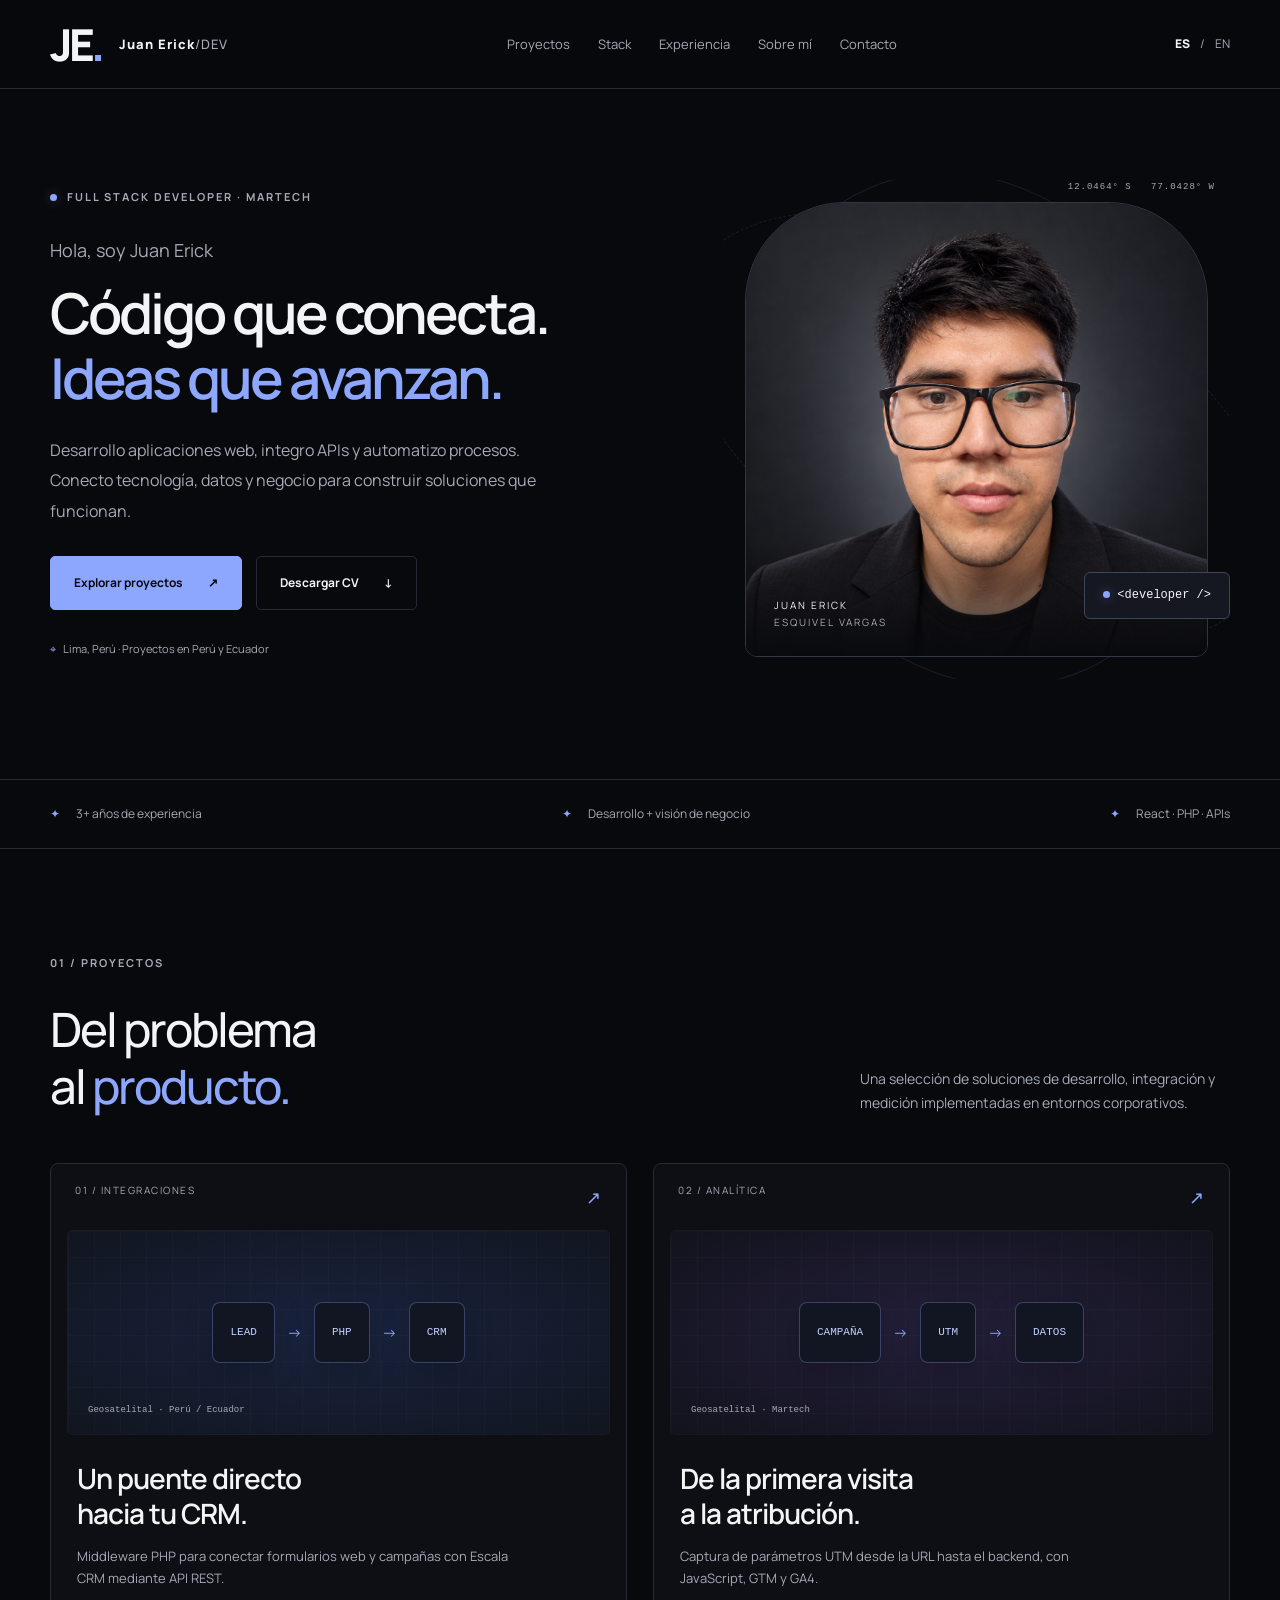
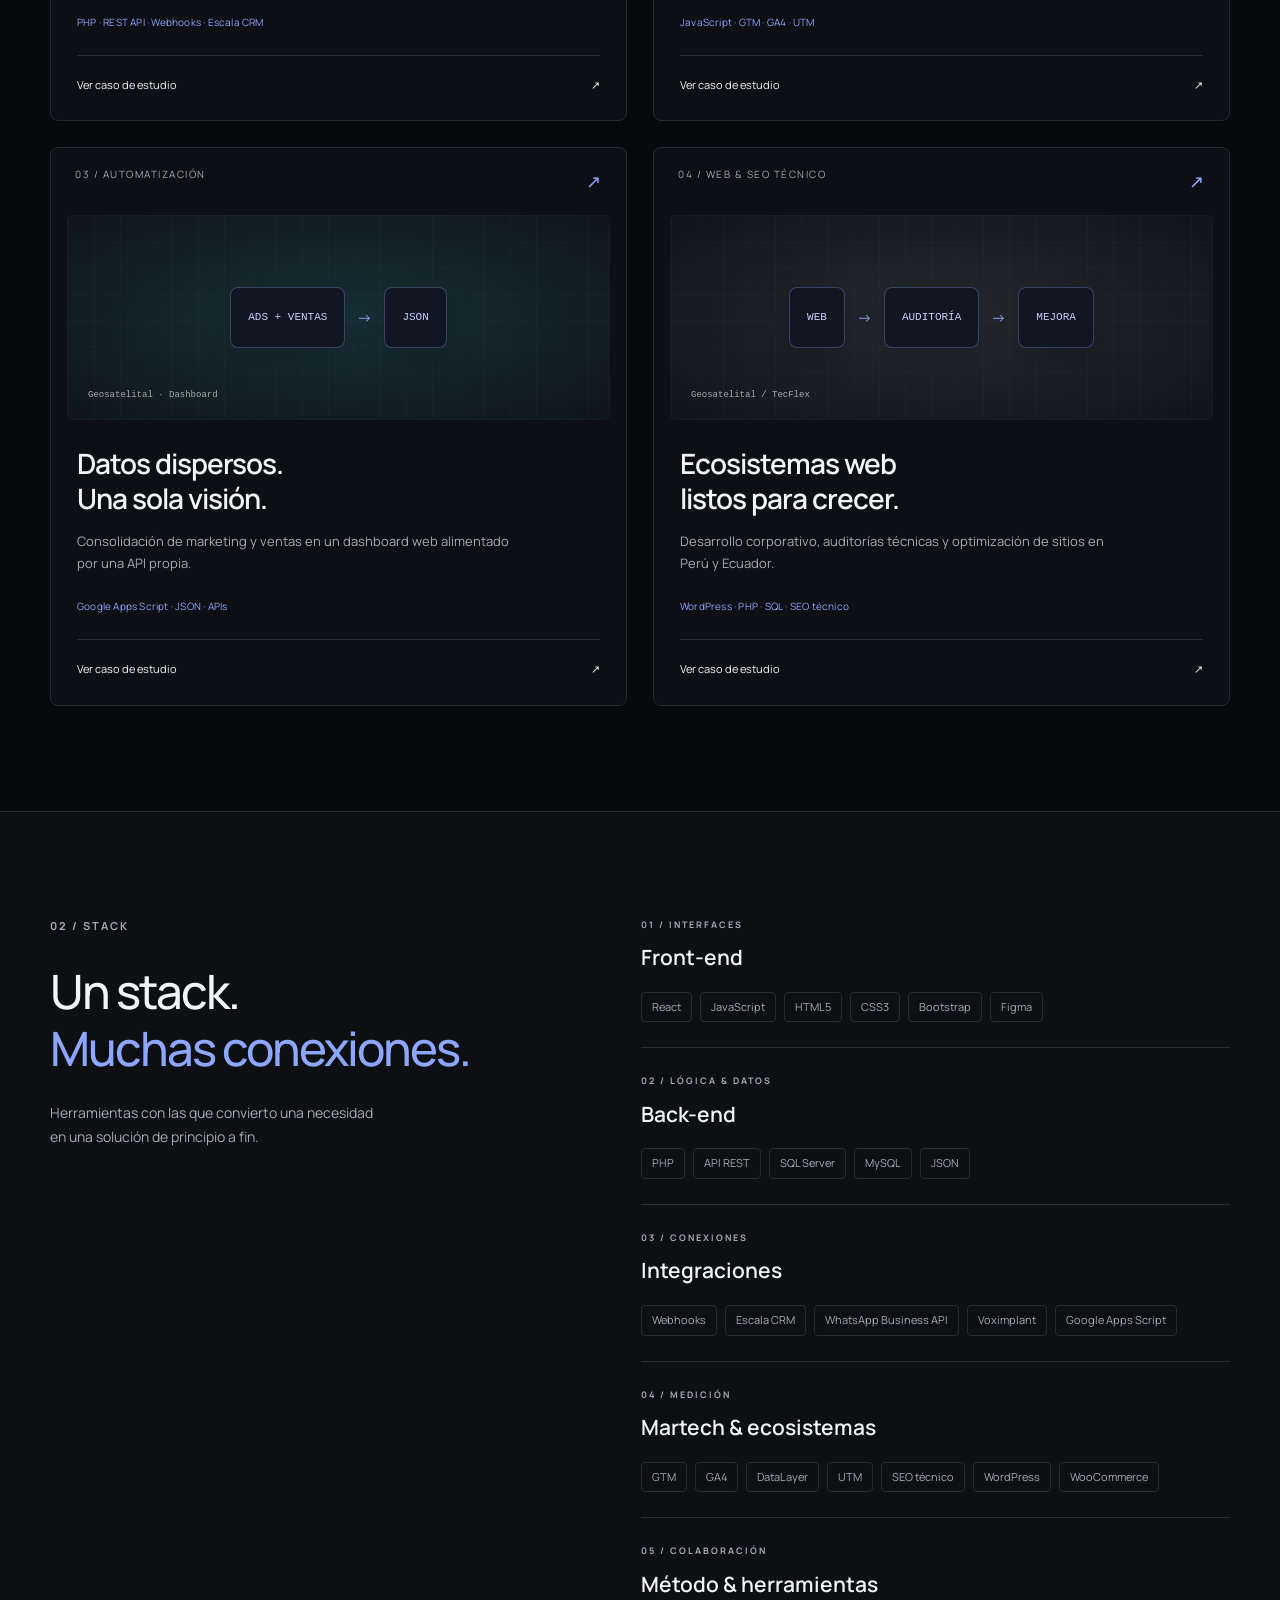
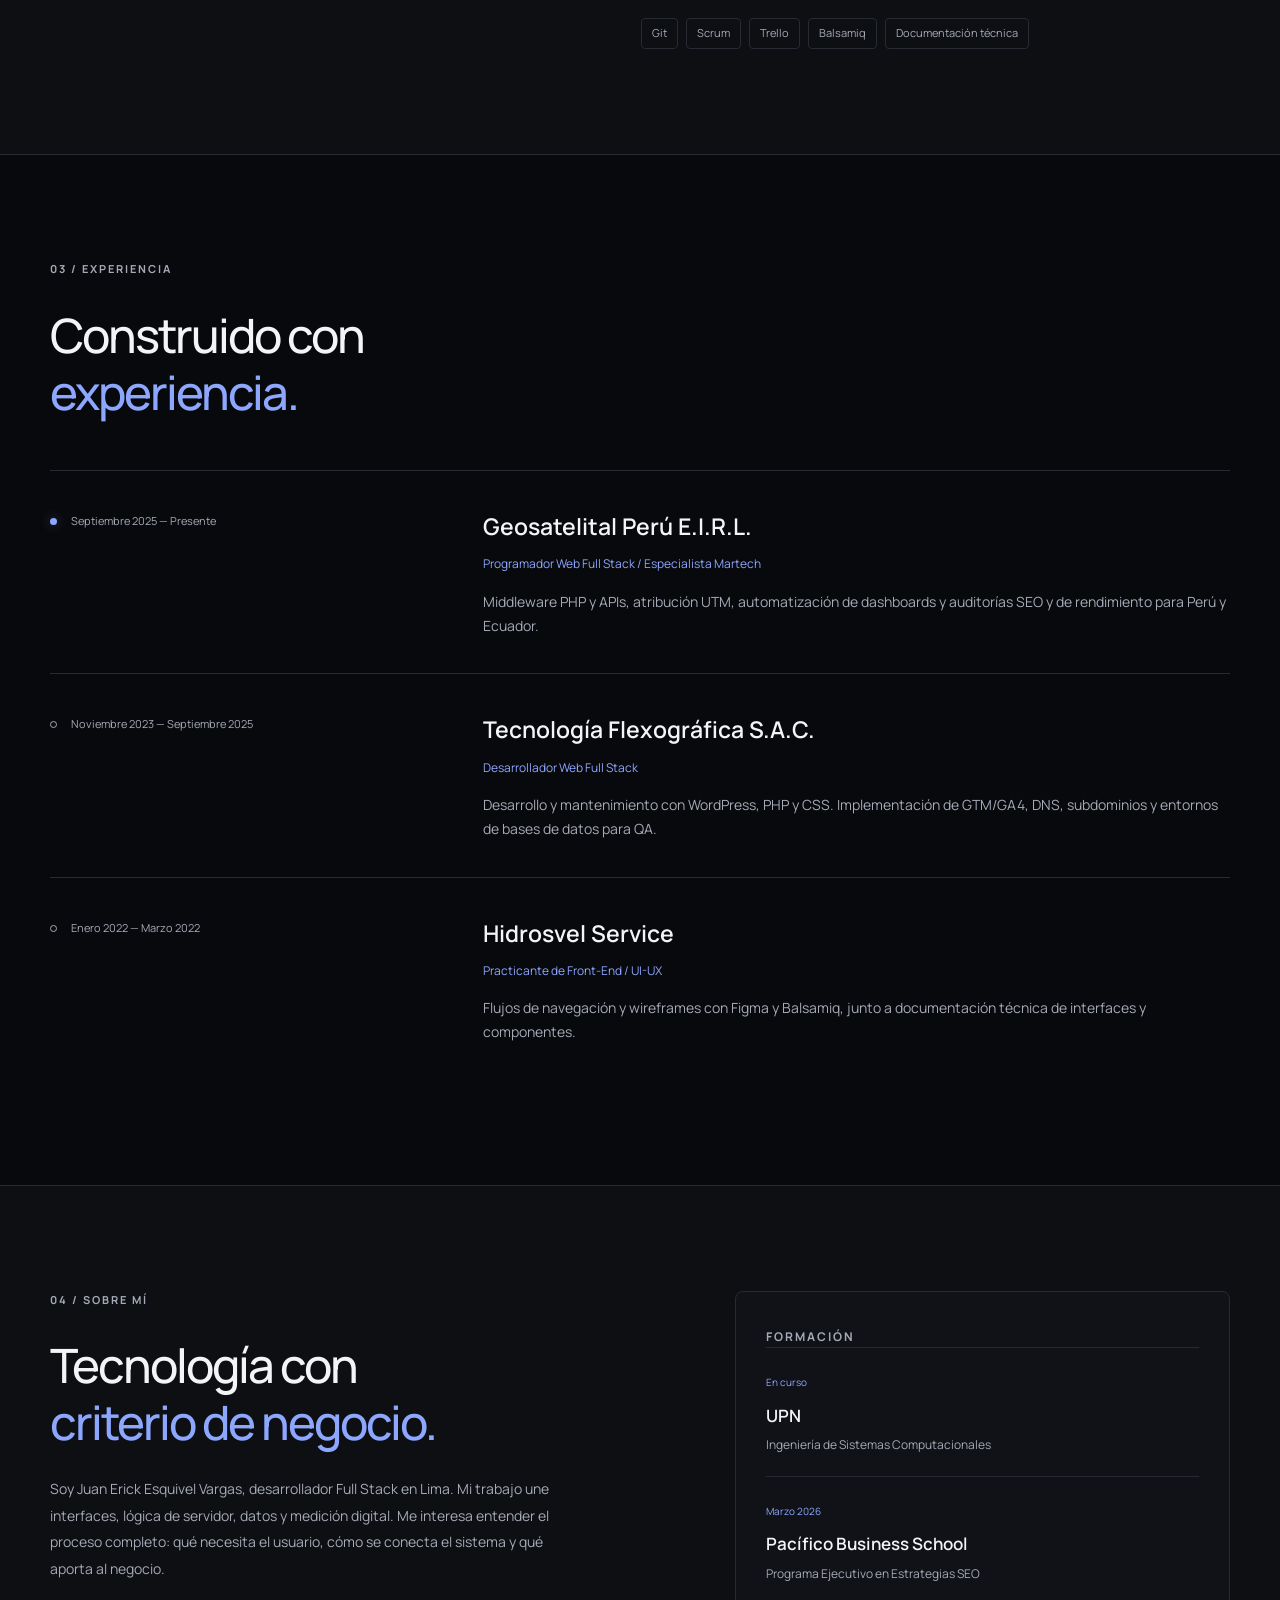
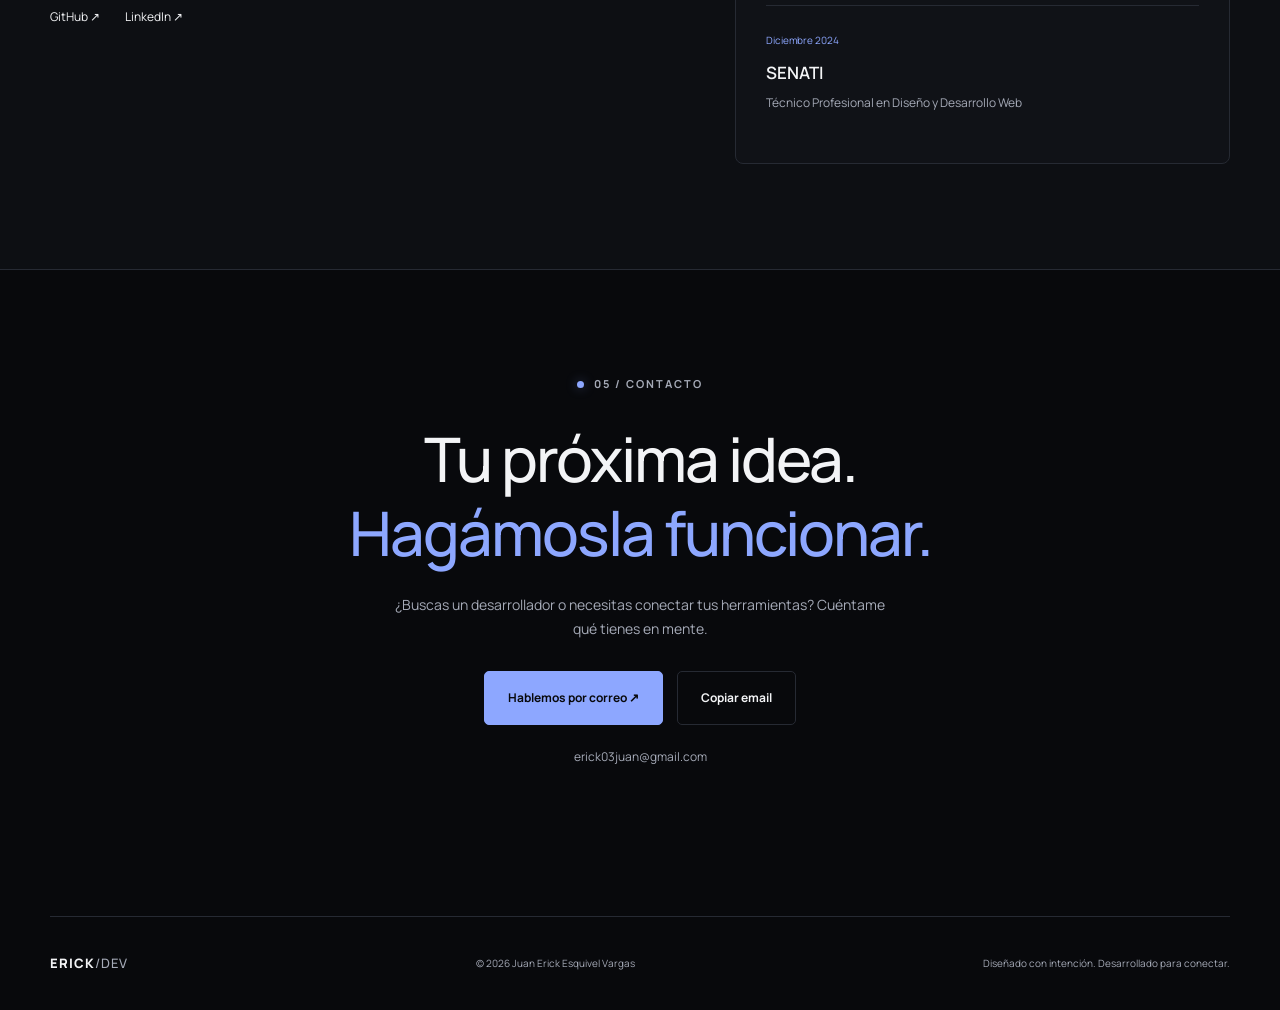
<file: es/index.html>
<!doctype html>
<html lang="es"><head><meta charset="utf-8"><meta name="viewport" content="width=device-width, initial-scale=1"><meta name="color-scheme" content="dark"><title>Juan Erick | Full Stack & Martech</title><meta name="description" content="Juan Erick Esquivel Vargas. Desarrollador Full Stack en Lima: React, PHP, integraciones API, automatización y Martech."><meta property="og:title" content="Juan Erick | Full Stack & Martech"><meta property="og:description" content="Juan Erick Esquivel Vargas. Desarrollador Full Stack en Lima: React, PHP, integraciones API, automatización y Martech."><meta property="og:type" content="website"><meta property="og:url" content="https://erick-dev-portfolio.creamball9.chatgpt.site/es/"><link rel="canonical" href="https://erick-dev-portfolio.creamball9.chatgpt.site/es/"><link rel="alternate" hreflang="es" href="https://erick-dev-portfolio.creamball9.chatgpt.site/es/"><link rel="alternate" hreflang="en" href="https://erick-dev-portfolio.creamball9.chatgpt.site/en/"><link rel="alternate" hreflang="x-default" href="https://erick-dev-portfolio.creamball9.chatgpt.site/"><link rel="icon" href="../img/JE.webp" type="image/svg+xml"><link rel="stylesheet" href="../style.css"><script src="../script.js" defer></script></head>
<body><a class="skip" href="#main">Ir al contenido</a><header class="nav"><div class="wrap nav-inner"><a href="../es/index.html" class="brand" aria-label="Juan Erick — Inicio">JE<span class="brand-dot">.</span><span class="brand-name">Juan Erick<span class="muted">/DEV</span></span></a><nav id="navigation" aria-label="Principal"><a href="#projects">Proyectos</a><a href="#stack">Stack</a><a href="#experience">Experiencia</a><a href="#about">Sobre mí</a><a href="#contact">Contacto</a></nav><div class="nav-tools"><a class="language selected" href="../es/index.html" lang="es" aria-current="page">ES</a><span class="muted">/</span><a class="language " href="../en/index.html" lang="en" >EN</a><button class="menu" aria-controls="navigation" aria-expanded="false" aria-label="Abrir navegación" data-open="Abrir navegación" data-close="Cerrar navegación"><span></span><span></span></button></div></div></header>
<main id="main"><section class="hero wrap"><div class="hero-copy"><p class="eyebrow"><span class="dot"></span>FULL STACK DEVELOPER · MARTECH</p><p class="hello">Hola, soy Juan Erick</p><h1>Código que conecta.<br><em>Ideas que avanzan.</em></h1><p class="intro">Desarrollo aplicaciones web, integro APIs y automatizo procesos. Conecto tecnología, datos y negocio para construir soluciones que funcionan.</p><div class="actions"><a class="button primary" href="#projects">Explorar proyectos<span aria-hidden="true">↗</span></a><a class="button secondary cv-link" href="../CV/Juan-Erick-CV-ES.pdf" download data-missing="CV disponible próximamente">Descargar CV<span aria-hidden="true">↓</span></a></div><p class="location"><span aria-hidden="true">⌖</span> Lima, Perú · Proyectos en Perú y Ecuador</p></div><div class="hero-art"><div class="orbit orbit-one"></div><div class="orbit orbit-two"></div><div class="portrait"><div class="portrait-fallback" aria-hidden="true"><span>JE<span class="blue">.</span></span><small>BUILD. CONNECT. IMPROVE.</small></div><img class="profile" data-src="../img/Juan-Erick-Programador-Fullstack.webp" alt="Juan Erick Esquivel Vargas" width="480" height="580" hidden><div class="portrait-caption"><span>JUAN ERICK</span><span class="muted">ESQUIVEL VARGAS</span></div></div><div class="code-label"><span class="dot"></span> &lt;developer /&gt;</div><div class="art-coordinates">12.0464° S &nbsp; 77.0428° W</div></div></section>
<div class="strip"><div class="wrap"><span><i aria-hidden="true">✦</i>3+ años de experiencia</span><span><i aria-hidden="true">✦</i>Desarrollo + visión de negocio</span><span><i aria-hidden="true">✦</i>React · PHP · APIs</span></div></div>
<section id="projects" class="section wrap"><div class="section-head"><div><p class="eyebrow">01 / PROYECTOS</p><h2>Del problema<br>al <em>producto.</em></h2></div><p>Una selección de soluciones de desarrollo, integración y medición implementadas en entornos corporativos.</p></div><div class="projects"><article class="project"><div class="project-top"><span>01 / Integraciones</span><span aria-hidden="true">↗</span></div><div class="diagram diagram-0" role="img" aria-label="Esquema conceptual de la solución: LEAD → PHP → CRM"><div class="diagram-grid"></div><div class="flow"><span class="flow-node">LEAD</span><span class="flow-arrow" aria-hidden="true">→</span><span class="flow-node">PHP</span><span class="flow-arrow" aria-hidden="true">→</span><span class="flow-node">CRM</span></div><span class="diagram-label">Geosatelital · Perú / Ecuador</span></div><div class="project-body"><h3>Un puente directo<br>hacia tu CRM.</h3><p>Middleware PHP para conectar formularios web y campañas con Escala CRM mediante API REST.</p><p class="tech">PHP · REST API · Webhooks · Escala CRM</p><button class="case-link" data-dialog="case-0">Ver caso de estudio<span aria-hidden="true">↗</span></button></div><dialog id="case-0" aria-labelledby="case-title-0"><button class="dialog-close" autofocus aria-label="Cerrar">×</button><p class="eyebrow">Geosatelital · Perú / Ecuador</p><h3 id="case-title-0">Un puente directo<br>hacia tu CRM.</h3><h4>El desafío</h4><p>Conectar la captación digital con el CRM sin depender de herramientas intermediarias.</p><h4>La solución</h4><p>Desarrollo de un middleware propio en PHP para recibir y transmitir leads desde formularios y campañas, incluyendo TikTok Ads, a Escala CRM.</p><h4>El aporte</h4><p>Integración en tiempo real y eliminación del costo recurrente de herramientas como Zapier o Make.</p><p class="tech">PHP · REST API · Webhooks · Escala CRM</p></dialog></article><article class="project"><div class="project-top"><span>02 / Analítica</span><span aria-hidden="true">↗</span></div><div class="diagram diagram-1" role="img" aria-label="Esquema conceptual de la solución: CAMPAÑA → UTM → DATOS"><div class="diagram-grid"></div><div class="flow"><span class="flow-node">CAMPAÑA</span><span class="flow-arrow" aria-hidden="true">→</span><span class="flow-node">UTM</span><span class="flow-arrow" aria-hidden="true">→</span><span class="flow-node">DATOS</span></div><span class="diagram-label">Geosatelital · Martech</span></div><div class="project-body"><h3>De la primera visita<br>a la atribución.</h3><p>Captura de parámetros UTM desde la URL hasta el backend, con JavaScript, GTM y GA4.</p><p class="tech">JavaScript · GTM · GA4 · UTM</p><button class="case-link" data-dialog="case-1">Ver caso de estudio<span aria-hidden="true">↗</span></button></div><dialog id="case-1" aria-labelledby="case-title-1"><button class="dialog-close" autofocus aria-label="Cerrar">×</button><p class="eyebrow">Geosatelital · Martech</p><h3 id="case-title-1">De la primera visita<br>a la atribución.</h3><h4>El desafío</h4><p>Mantener el origen de la campaña a lo largo del recorrido de captación.</p><h4>La solución</h4><p>Captura dinámica de UTM, campos ocultos en formularios y transmisión al backend, junto a GTM y GA4.</p><h4>El aporte</h4><p>Trazabilidad de las campañas para apoyar la medición del retorno publicitario.</p><p class="tech">JavaScript · GTM · GA4 · UTM</p></dialog></article><article class="project"><div class="project-top"><span>03 / Automatización</span><span aria-hidden="true">↗</span></div><div class="diagram diagram-2" role="img" aria-label="Esquema conceptual de la solución: ADS + VENTAS → JSON"><div class="diagram-grid"></div><div class="flow"><span class="flow-node">ADS + VENTAS</span><span class="flow-arrow" aria-hidden="true">→</span><span class="flow-node">JSON</span></div><span class="diagram-label">Geosatelital · Dashboard</span></div><div class="project-body"><h3>Datos dispersos.<br>Una sola visión.</h3><p>Consolidación de marketing y ventas en un dashboard web alimentado por una API propia.</p><p class="tech">Google Apps Script · JSON · APIs</p><button class="case-link" data-dialog="case-2">Ver caso de estudio<span aria-hidden="true">↗</span></button></div><dialog id="case-2" aria-labelledby="case-title-2"><button class="dialog-close" autofocus aria-label="Cerrar">×</button><p class="eyebrow">Geosatelital · Dashboard</p><h3 id="case-title-2">Datos dispersos.<br>Una sola visión.</h3><h4>El desafío</h4><p>Consolidar métricas de Meta Ads, Google Ads y ventas para observar el embudo comercial.</p><h4>La solución</h4><p>Automatización con una API en Google Apps Script que transforma los datos a JSON para alimentar un dashboard personalizado.</p><h4>El aporte</h4><p>Una vista centralizada del embudo y la contactabilidad, reduciendo la consolidación manual.</p><p class="tech">Google Apps Script · JSON · APIs</p></dialog></article><article class="project"><div class="project-top"><span>04 / Web & SEO técnico</span><span aria-hidden="true">↗</span></div><div class="diagram diagram-3" role="img" aria-label="Esquema conceptual de la solución: WEB → AUDITORÍA → MEJORA"><div class="diagram-grid"></div><div class="flow"><span class="flow-node">WEB</span><span class="flow-arrow" aria-hidden="true">→</span><span class="flow-node">AUDITORÍA</span><span class="flow-arrow" aria-hidden="true">→</span><span class="flow-node">MEJORA</span></div><span class="diagram-label">Geosatelital / TecFlex</span></div><div class="project-body"><h3>Ecosistemas web<br>listos para crecer.</h3><p>Desarrollo corporativo, auditorías técnicas y optimización de sitios en Perú y Ecuador.</p><p class="tech">WordPress · PHP · SQL · SEO técnico</p><button class="case-link" data-dialog="case-3">Ver caso de estudio<span aria-hidden="true">↗</span></button></div><dialog id="case-3" aria-labelledby="case-title-3"><button class="dialog-close" autofocus aria-label="Cerrar">×</button><p class="eyebrow">Geosatelital / TecFlex</p><h3 id="case-title-3">Ecosistemas web<br>listos para crecer.</h3><h4>El desafío</h4><p>Mantener plataformas corporativas y resolver obstáculos de indexación y rendimiento.</p><h4>La solución</h4><p>Desarrollo y mantenimiento web, auditorías SEO y de rendimiento, configuración de DNS y entornos de QA.</p><h4>El aporte</h4><p>Continuidad de las plataformas y mejoras técnicas para facilitar la captación orgánica.</p><p class="tech">WordPress · PHP · SQL · SEO técnico</p></dialog></article></div></section>
<section id="stack" class="section stack-section"><div class="wrap stack-layout"><div><p class="eyebrow">02 / STACK</p><h2>Un stack.<br><em>Muchas conexiones.</em></h2><p class="section-intro">Herramientas con las que convierto una necesidad en una solución de principio a fin.</p></div><div class="stack-list"><article><span class="eyebrow">01 / INTERFACES</span><h3>Front-end</h3><div class="tags"><span>React</span><span>JavaScript</span><span>HTML5</span><span>CSS3</span><span>Bootstrap</span><span>Figma</span></div></article><article><span class="eyebrow">02 / LÓGICA & DATOS</span><h3>Back-end</h3><div class="tags"><span>PHP</span><span>API REST</span><span>SQL Server</span><span>MySQL</span><span>JSON</span></div></article><article><span class="eyebrow">03 / CONEXIONES</span><h3>Integraciones</h3><div class="tags"><span>Webhooks</span><span>Escala CRM</span><span>WhatsApp Business API</span><span>Voximplant</span><span>Google Apps Script</span></div></article><article><span class="eyebrow">04 / MEDICIÓN</span><h3>Martech & ecosistemas</h3><div class="tags"><span>GTM</span><span>GA4</span><span>DataLayer</span><span>UTM</span><span>SEO técnico</span><span>WordPress</span><span>WooCommerce</span></div></article><article><span class="eyebrow">05 / COLABORACIÓN</span><h3>Método & herramientas</h3><div class="tags"><span>Git</span><span>Scrum</span><span>Trello</span><span>Balsamiq</span><span>Documentación técnica</span></div></article></div></div></section>
<section id="experience" class="section wrap"><p class="eyebrow">03 / EXPERIENCIA</p><h2>Construido con<br><em>experiencia.</em></h2><div class="timeline"><article class="job"><p class="job-date"><span class="dot"></span>Septiembre 2025 — Presente</p><div><h3>Geosatelital Perú E.I.R.L.</h3><p class="role">Programador Web Full Stack / Especialista Martech</p><p>Middleware PHP y APIs, atribución UTM, automatización de dashboards y auditorías SEO y de rendimiento para Perú y Ecuador.</p></div></article><article class="job"><p class="job-date"><span class="small-dot"></span>Noviembre 2023 — Septiembre 2025</p><div><h3>Tecnología Flexográfica S.A.C.</h3><p class="role">Desarrollador Web Full Stack</p><p>Desarrollo y mantenimiento con WordPress, PHP y CSS. Implementación de GTM/GA4, DNS, subdominios y entornos de bases de datos para QA.</p></div></article><article class="job"><p class="job-date"><span class="small-dot"></span>Enero 2022 — Marzo 2022</p><div><h3>Hidrosvel Service</h3><p class="role">Practicante de Front-End / UI-UX</p><p>Flujos de navegación y wireframes con Figma y Balsamiq, junto a documentación técnica de interfaces y componentes.</p></div></article></div></section>
<section id="about" class="section about-section"><div class="wrap about-layout"><div><p class="eyebrow">04 / SOBRE MÍ</p><h2>Tecnología con<br><em>criterio de negocio.</em></h2><p class="about-copy">Soy Juan Erick Esquivel Vargas, desarrollador Full Stack en Lima. Mi trabajo une interfaces, lógica de servidor, datos y medición digital. Me interesa entender el proceso completo: qué necesita el usuario, cómo se conecta el sistema y qué aporta al negocio.</p><div class="socials"><a href="https://github.com/juanerick14" target="_blank" rel="noopener noreferrer">GitHub ↗</a><a href="https://linkedin.com/in/juan-esquivel-vargas" target="_blank" rel="noopener noreferrer">LinkedIn ↗</a></div></div><div class="education"><p class="eyebrow">Formación</p><article><span class="school-date">En curso</span><h3>UPN</h3><p>Ingeniería de Sistemas Computacionales</p></article><article><span class="school-date">Marzo 2026</span><h3>Pacífico Business School</h3><p>Programa Ejecutivo en Estrategias SEO</p></article><article><span class="school-date">Diciembre 2024</span><h3>SENATI</h3><p>Técnico Profesional en Diseño y Desarrollo Web</p></article></div></div></section>
<section id="contact" class="section wrap contact"><p class="eyebrow"><span class="dot"></span>05 / CONTACTO</p><h2>Tu próxima idea.<br><em>Hagámosla funcionar.</em></h2><p>¿Buscas un desarrollador o necesitas conectar tus herramientas? Cuéntame qué tienes en mente.</p><div class="actions"><a class="button primary" href="mailto:erick03juan@gmail.com">Hablemos por correo ↗</a><button class="button secondary copy-email" data-success="Email copiado" data-failure="Puedes escribir a erick03juan@gmail.com">Copiar email</button></div><a class="email-address" href="mailto:erick03juan@gmail.com">erick03juan@gmail.com</a><p class="status" role="status"></p></section></main>
<footer class="wrap footer"><a class="brand-name" href="#main">ERICK<span class="muted">/DEV</span></a><p>© 2026 Juan Erick Esquivel Vargas</p><p>Diseñado con intención. Desarrollado para conectar.</p></footer></body></html>
</file>
<file: style.css>
@import url('https://fonts.googleapis.com/css2?family=Manrope:wght@400;500;600;700;800&display=swap');
:root{color-scheme:dark;--bg:#08090c;--surface:#101217;--text:#f3f4f6;--muted:#a5aab7;--blue:#8da7ff;--line:#262a33}*{box-sizing:border-box}html{scroll-behavior:smooth;scroll-padding-top:100px}body{margin:0;background:var(--bg);color:var(--text);font-family:Manrope,Arial,sans-serif;font-size:15px;line-height:1.7}a{color:inherit;text-decoration:none}button{font:inherit;cursor:pointer}button,a{-webkit-tap-highlight-color:transparent}a:focus-visible,button:focus-visible{outline:2px solid var(--blue);outline-offset:6px}button:disabled{cursor:default}.wrap{width:min(1180px,calc(100% - 64px));margin:auto}.muted{color:var(--muted)}.blue,em{color:var(--blue)}em{font-style:normal}.skip{position:fixed;top:-100px;left:20px;background:var(--blue);color:var(--bg);padding:12px;z-index:20}.skip:focus{top:10px}.nav{position:sticky;top:0;z-index:10;background:rgba(8,9,12,.96);border-bottom:1px solid var(--line)}.nav-inner{height:88px;display:flex;align-items:center;justify-content:space-between;gap:24px}.brand{display:flex;align-items:center;gap:0;font-size:44px;font-weight:800;letter-spacing:-4px;line-height:1}.brand-dot{color:var(--blue)}.brand-name{font-size:13px;font-weight:800;letter-spacing:1px;margin-left:18px}.brand-name .muted{font-weight:500}nav{display:flex;gap:28px;font-size:13px;color:var(--muted)}nav a:hover,.socials a:hover{color:var(--blue)}.nav-tools{display:flex;align-items:center;gap:10px;font-size:12px}.language{color:var(--muted);padding:8px 0}.language.selected{color:var(--text);font-weight:800}.menu{display:none;background:none;border:0;padding:10px}.menu span{display:block;width:22px;height:1px;background:var(--text);margin:6px}.hero{min-height:690px;display:grid;grid-template-columns:1.2fr 1fr;align-items:center;gap:64px;padding-top:65px;padding-bottom:75px}.eyebrow{font-size:11px;font-weight:700;letter-spacing:2px;display:flex;align-items:center;gap:10px;color:var(--muted);text-transform:uppercase;margin:0 0 28px}.dot{display:inline-block;flex-shrink:0;width:7px;height:7px;background:var(--blue);border-radius:50%;box-shadow:0 0 12px #8da7ff66}.hello{font-size:18px;margin:0 0 16px}h1{font-size:clamp(38px,4.4vw,62px);font-weight:600;line-height:1.15;letter-spacing:-3px;margin:0 0 24px}h2{font-size:clamp(34px,3.7vw,50px);font-weight:500;line-height:1.2;letter-spacing:-2px;margin:0}h3{font-weight:600}p{color:var(--muted)}.intro{font-size:16px;max-width:510px;line-height:1.9}.actions{display:flex;gap:14px;flex-wrap:wrap;margin-top:30px}.button{display:inline-flex;justify-content:center;align-items:center;gap:25px;font-size:12px;font-weight:700;border-radius:5px;padding:16px 23px;border:1px solid var(--line);transition:background .2s,transform .2s}.button:hover{transform:translateY(-2px)}.primary{background:var(--blue);color:#08090c;border-color:var(--blue)}.primary:hover{background:#acc0ff}.secondary{background:transparent;color:var(--text)}.secondary:hover{background:#191c24}.cv-link[aria-disabled=true]{color:var(--muted);cursor:default}.cv-link[aria-disabled=true]:hover{transform:none}.location{font-size:11px;margin-top:30px}.location span{color:var(--blue);margin-right:5px}.hero-art{position:relative;min-width:0;padding:22px}.portrait{position:relative;aspect-ratio:4/5;max-height:455px;width:100%;overflow:hidden;background:radial-gradient(ellipse at 50% 35%,#242a3d, #101319 70%);border:1px solid #303644;border-radius:100px 100px 12px 12px;z-index:1}.portrait-fallback{position:absolute;inset:0;display:flex;flex-direction:column;justify-content:center;align-items:center;background:repeating-linear-gradient(90deg,transparent,transparent 39px,#ffffff03 40px),repeating-linear-gradient(0deg,transparent,transparent 39px,#ffffff03 40px)}.portrait-fallback>span{font-size:120px;font-weight:600;letter-spacing:-12px}.portrait-fallback small{font-size:8px;letter-spacing:3px;color:var(--muted)}.profile{width:100%;height:100%;object-fit:cover;object-position:center top;position:relative}.portrait-caption{position:absolute;bottom:0;left:0;right:0;background:linear-gradient(transparent,#08090cee);padding:55px 28px 25px;display:flex;flex-direction:column;font-size:10px;letter-spacing:2px}.orbit{position:absolute;border:1px solid #8da7ff20;border-radius:50%;inset:5%;transform:rotate(-25deg)}.orbit-one{inset:-3% -4%;transform:rotate(-25deg) scaleX(.8)}.orbit-two{inset:15% -14%;transform:rotate(28deg);border-style:dashed}.code-label{position:absolute;bottom:60px;right:0;background:#151821;border:1px solid #3d455c;border-radius:6px;padding:12px 18px;font-family:monospace;font-size:12px;z-index:2}.art-coordinates{position:absolute;top:0;right:15px;font-family:monospace;font-size:9px;letter-spacing:1px;color:var(--muted)}.strip{border-block:1px solid var(--line)}.strip .wrap{display:flex;justify-content:space-between;gap:25px;padding-block:24px;color:var(--muted);font-size:12px}.strip span{display:flex;align-items:center;gap:16px}.strip i{font-style:normal;color:var(--blue)}.section{padding-block:105px;scroll-margin-top:0}.section-head{display:flex;justify-content:space-between;align-items:flex-end;gap:50px;margin-bottom:48px}.section-head>p{max-width:370px;margin:0;font-size:14px}.projects{display:grid;grid-template-columns:1fr 1fr;gap:26px}.project{border:1px solid var(--line);border-radius:8px;overflow:hidden;background:#0d0f14}.project-top{display:flex;justify-content:space-between;padding:18px 24px;font-size:10px;text-transform:uppercase;letter-spacing:1.5px;color:var(--muted)}.project-top>span:last-child{color:var(--blue);font-size:18px}.diagram{position:relative;height:205px;margin:0 16px;background:radial-gradient(ellipse at 50% 50%,#1a2440, #11151f);border:1px solid #ffffff06;border-radius:5px;display:flex;align-items:center;justify-content:center;overflow:hidden}.diagram-grid{position:absolute;inset:0;background-image:linear-gradient(#ffffff04 1px,transparent 1px),linear-gradient(90deg,#ffffff04 1px,transparent 1px);background-size:26px 26px}.diagram-1{background:radial-gradient(ellipse,#24203b,#12121c)}.diagram-2{background:radial-gradient(ellipse,#173137,#0e151a)}.diagram-3{background:radial-gradient(ellipse,#272a31,#111318)}.flow{position:relative;display:flex;align-items:center;gap:12px;padding:10px;width:100%;justify-content:center}.flow-node{border:1px solid #8da7ff50;background:#111622;box-shadow:0 8px 30px #0003;padding:20px 17px;border-radius:8px;font-family:monospace;font-size:11px;color:#c4d1ff;text-align:center}.flow-arrow{color:var(--blue)}.diagram-label{position:absolute;bottom:16px;left:20px;color:#a5aab7;font-family:monospace;font-size:9px}.project-body{padding:26px}.project h3{font-size:28px;line-height:1.25;letter-spacing:-1px;margin:0 0 14px}.project-body p{font-size:13px;max-width:440px}.tech{font-size:10px!important;letter-spacing:.2px;color:var(--blue);margin-top:24px}.case-link{width:100%;display:flex;justify-content:space-between;padding:20px 0 0;margin-top:24px;border:0;border-top:1px solid var(--line);color:var(--text);background:transparent;font-size:11px}.case-link:hover{color:var(--blue)}.stack-section{background:#0d0f13;border-block:1px solid var(--line)}.stack-layout{display:grid;grid-template-columns:1fr 1.2fr;gap:100px}.section-intro{max-width:330px;font-size:14px;margin-top:24px}.stack-list article{padding:0 0 25px;margin-bottom:25px;border-bottom:1px solid var(--line)}.stack-list article:last-child{margin-bottom:0;border:0;padding-bottom:0}.stack-list .eyebrow{font-size:9px;margin-bottom:8px}.stack-list h3{font-size:21px;margin:0 0 16px}.tags{display:flex;flex-wrap:wrap;gap:8px}.tags span{padding:5px 10px;border:1px solid var(--line);border-radius:4px;font-size:11px;color:var(--muted)}.timeline{margin-top:50px}.job{display:grid;grid-template-columns:1fr 2fr;gap:60px;padding:36px 0;border-top:1px solid var(--line)}.job-date{font-size:11px;display:flex;gap:14px;align-items:baseline;margin-top:5px}.small-dot{width:7px;height:7px;display:inline-block;border:1px solid var(--muted);border-radius:50%;flex-shrink:0}.job h3{margin:0;font-size:23px}.job .role{color:var(--blue);font-size:12px;margin:8px 0 15px}.job p:last-child{font-size:14px;margin-bottom:0}.about-section{background:#0d0f13;border-block:1px solid var(--line)}.about-layout{display:grid;grid-template-columns:1.2fr 1fr;gap:90px}.about-copy{font-size:14px;max-width:500px;margin-top:25px;line-height:1.9}.socials{display:flex;gap:25px;font-size:12px;margin-top:25px}.education{padding:30px;border:1px solid var(--line);border-radius:8px;background:#101217}.education article{padding-block:20px;border-top:1px solid var(--line)}.school-date{font-size:10px;color:var(--blue)}.education h3{margin:8px 0 0;font-size:17px}.education p{font-size:12px;margin:5px 0 0}.contact{text-align:center;position:relative}.contact .eyebrow{justify-content:center}.contact h2{font-size:clamp(36px,4.8vw,64px)}.contact>p:not(.eyebrow){max-width:500px;margin:24px auto;font-size:14px}.contact .actions{justify-content:center}.email-address{display:inline-block;font-size:12px;color:var(--muted);margin-top:22px}.contact .status{min-height:22px;margin:10px auto!important;font-size:11px!important}.footer{display:flex;align-items:center;justify-content:space-between;border-top:1px solid var(--line);padding-block:28px;gap:20px}.footer .brand-name{margin:0}.footer p{font-size:10px}dialog{background:#101217;color:var(--text);border:1px solid #3d455c;border-radius:12px;max-width:620px;width:calc(100% - 32px);padding:42px;max-height:85vh}dialog::backdrop{background:#000b;backdrop-filter:blur(5px)}dialog h3{font-size:32px;line-height:1.2;margin:0 0 25px}dialog h4{font-size:13px;margin-bottom:4px}dialog p{font-size:14px}dialog .eyebrow{padding-right:25px;font-size:9px}.dialog-close{position:absolute;right:14px;top:10px;background:transparent;border:0;color:var(--text);font-size:28px;width:40px;height:40px}body:has(dialog[open]){overflow:hidden}
[hidden]{display:none!important}.hero-art{overflow:clip}
@media(min-width:1600px){.hero{min-height:760px}}@media(max-width:1000px){nav{gap:18px}.hero{gap:25px}h1{letter-spacing:-2px}.hero-art{padding:12px}.flow-node{padding:16px 10px;font-size:10px}.stack-layout,.about-layout{gap:50px}.brand-name{margin-left:12px}.strip .wrap{gap:12px}.strip span{gap:10px;font-size:11px}}
@media(max-width:760px){.wrap{width:calc(100% - 40px)}.nav-inner{height:72px}.brand-name{font-size:11px}.brand{font-size:36px}.menu{display:block;margin-left:8px}nav{display:none;position:absolute;top:72px;left:0;right:0;padding:20px;background:var(--surface);border-bottom:1px solid var(--line);flex-direction:column;gap:0}nav.open{display:flex}nav a{padding:13px 10px;font-size:15px}.hero{grid-template-columns:1fr;padding-top:50px;padding-bottom:48px;gap:40px;min-height:0}.hero h1{font-size:clamp(38px,7vw,54px)}.eyebrow{font-size:9px;letter-spacing:1.5px;margin-bottom:20px}.hello{font-size:16px}.intro{font-size:14px}.hero-art{width:min(350px,90%);margin:auto}.portrait-fallback>span{font-size:100px}.hero .location{font-size:10px}.button{padding:14px 18px;gap:16px}.strip .wrap{flex-wrap:wrap;justify-content:center;padding-block:20px;gap:15px 24px}.strip span{font-size:10px}.section{padding-block:65px}.section-head{display:block;margin-bottom:30px}.section-head>p{margin-top:24px}.projects{grid-template-columns:1fr;gap:24px}.project h3{font-size:27px}.diagram{height:190px}.flow-node{padding:20px 15px;font-size:10px}.stack-layout,.about-layout{grid-template-columns:1fr;gap:36px}.job{grid-template-columns:1fr;gap:12px;padding-block:25px}.job h3{font-size:20px}.job-date{margin:0}.job p:last-child{font-size:13px}.timeline{margin-top:35px}.footer{flex-direction:column;gap:5px;text-align:center}.footer p{margin:5px}.contact h2{letter-spacing:-1.5px}dialog{padding:30px 24px}.art-coordinates{font-size:8px}.education{padding:24px}}
@media(prefers-reduced-motion:reduce){html{scroll-behavior:auto}*,*::before,*::after{transition:none!important;animation:none!important}.button:hover{transform:none}}
</file>
